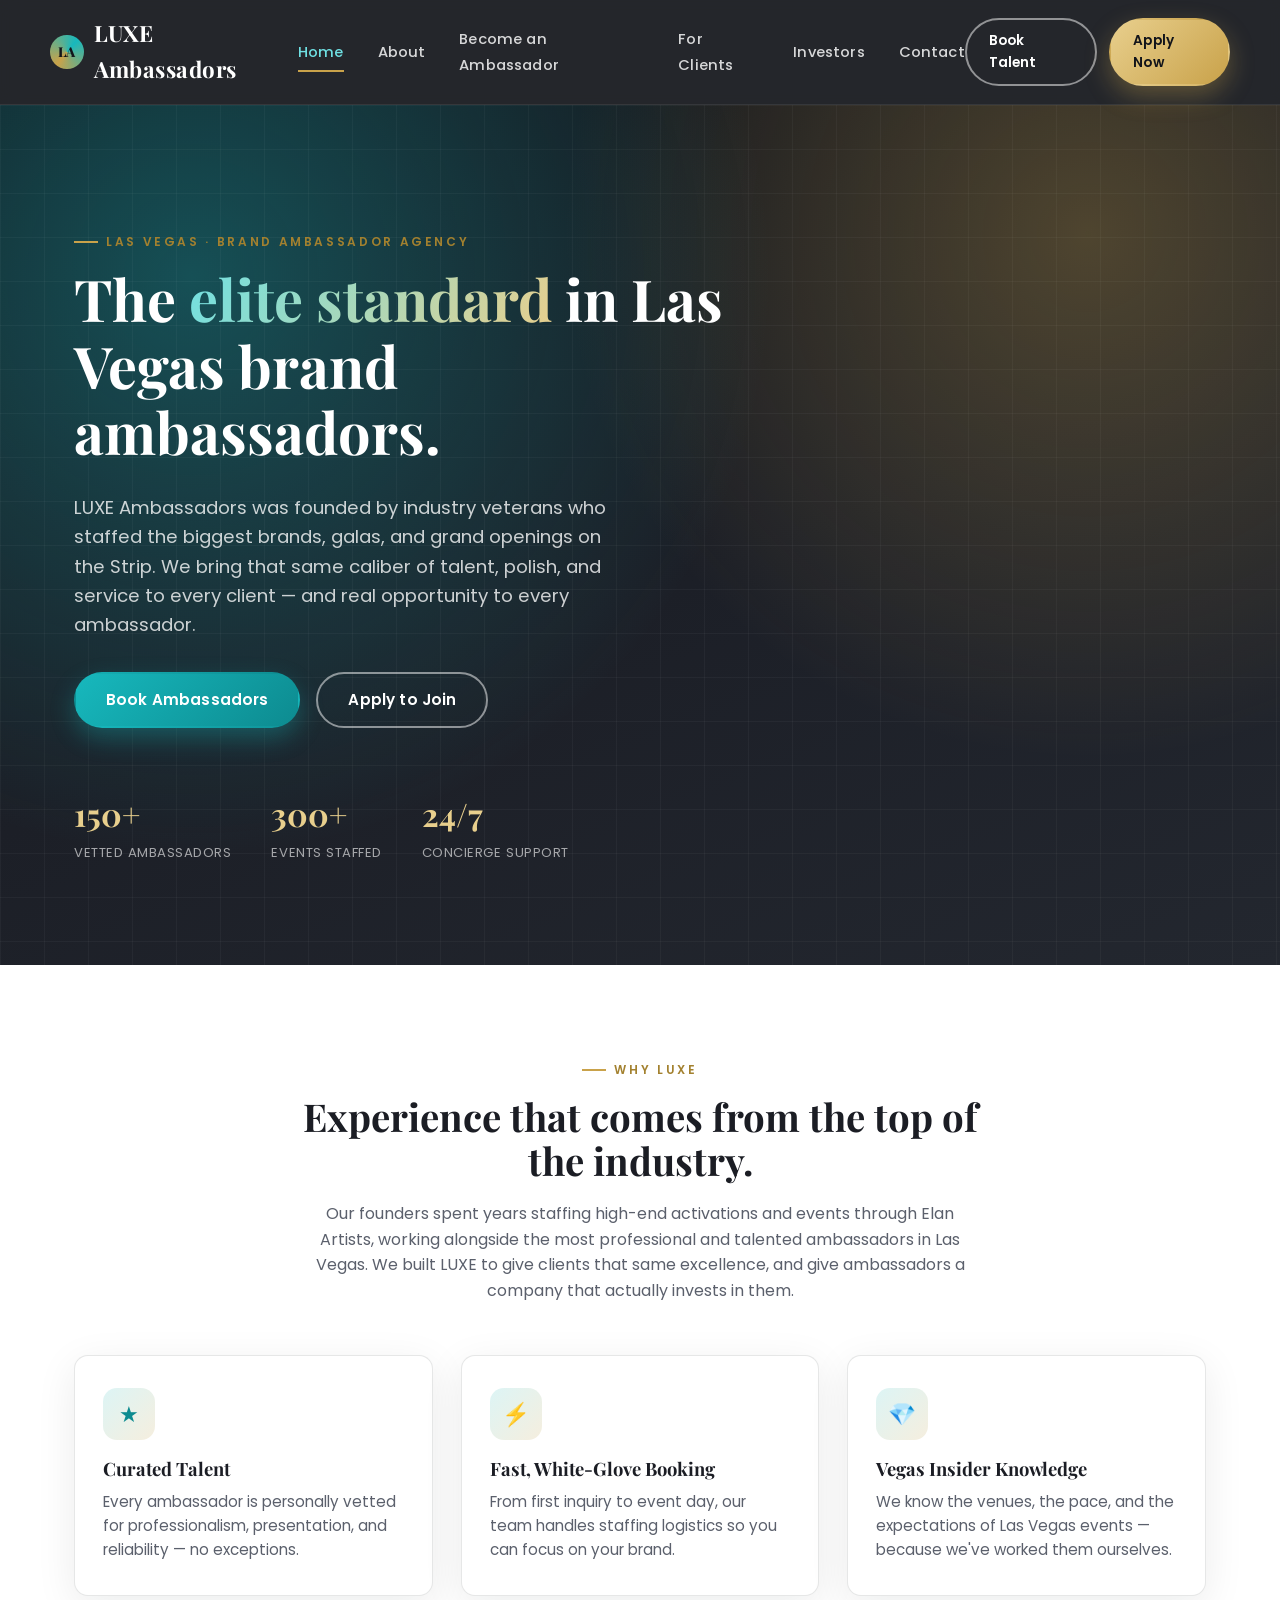
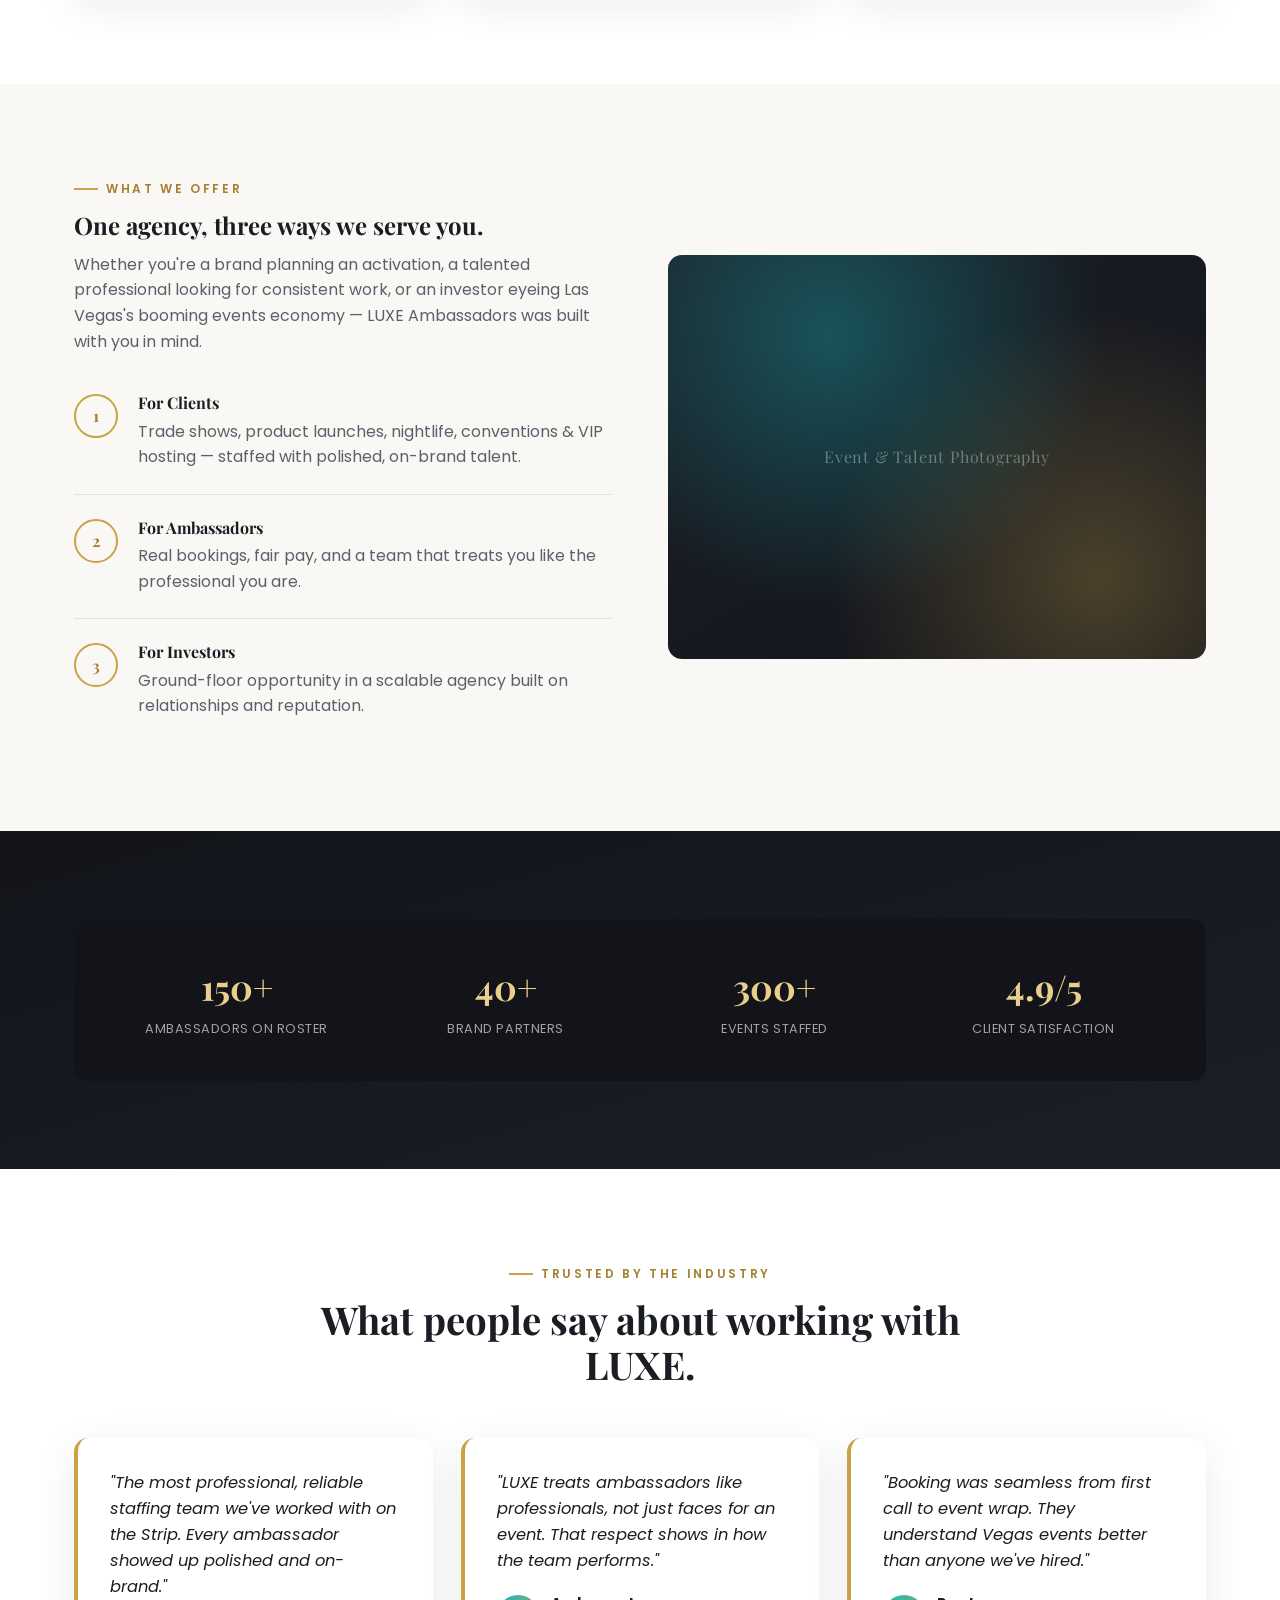
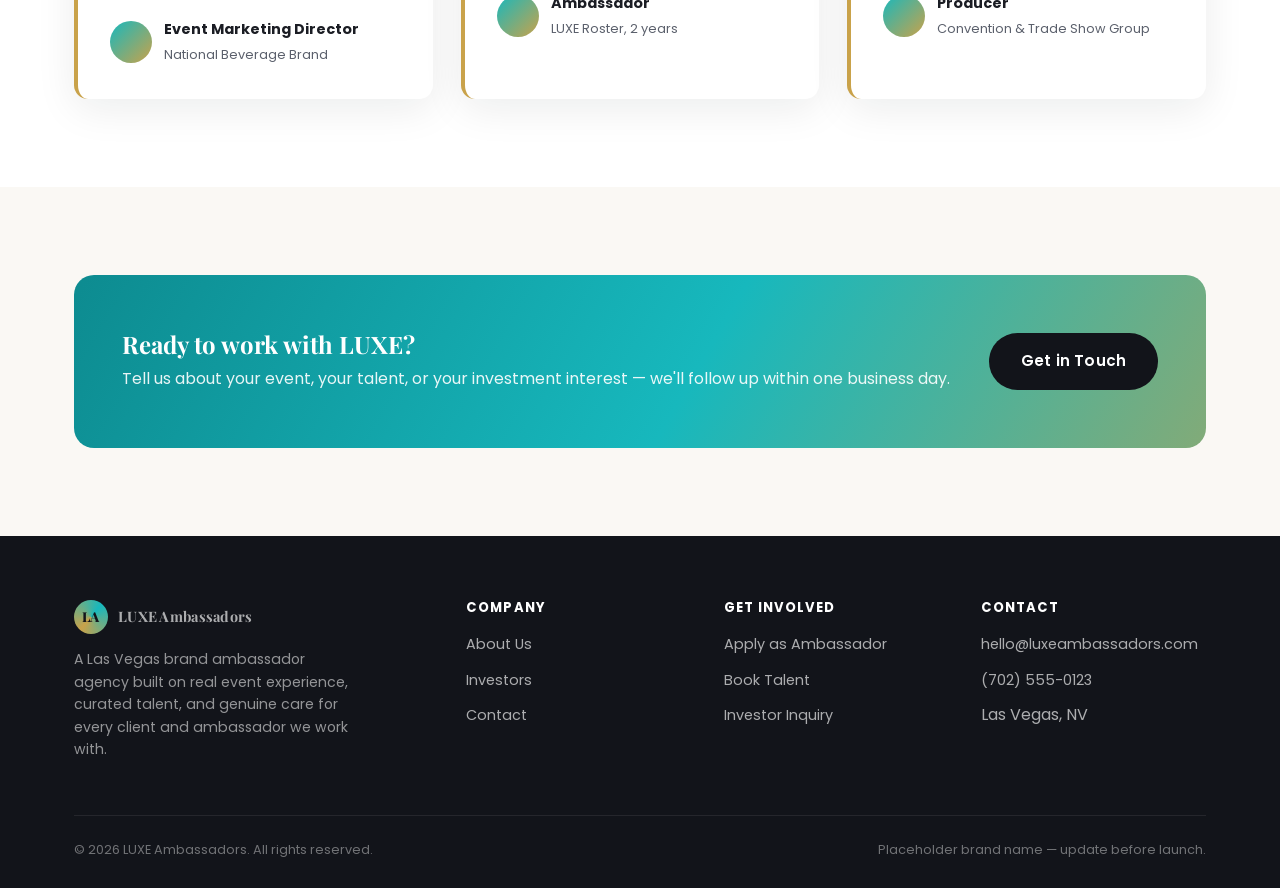
<file: index.html>
<!DOCTYPE html>
<html lang="en">
<head>
<meta charset="UTF-8" />
<meta name="viewport" content="width=device-width, initial-scale=1.0" />
<title>LUXE Ambassadors | Las Vegas Brand Ambassador Agency</title>
<meta name="description" content="LUXE Ambassadors connects Las Vegas's most polished, professional talent with premier brands, events, and venues. Explore ambassador opportunities, client services, and investment." />
<link rel="preconnect" href="https://fonts.googleapis.com">
<link rel="preconnect" href="https://fonts.gstatic.com" crossorigin>
<link href="https://fonts.googleapis.com/css2?family=Playfair+Display:wght@600;700;800&family=Poppins:wght@400;500;600;700&display=swap" rel="stylesheet">
<link rel="stylesheet" href="css/style.css" />
</head>
<body>

<header class="site-header">
  <div class="container nav">
    <a href="index.html" class="brand"><span class="mark">LA</span> LUXE Ambassadors</a>
    <nav>
      <ul class="nav-links">
        <li><a href="index.html">Home</a></li>
        <li><a href="about.html">About</a></li>
        <li><a href="ambassadors.html">Become an Ambassador</a></li>
        <li><a href="clients.html">For Clients</a></li>
        <li><a href="investors.html">Investors</a></li>
        <li><a href="contact.html">Contact</a></li>
      </ul>
    </nav>
    <div class="nav-cta">
      <a href="clients.html" class="btn btn-outline">Book Talent</a>
      <a href="ambassadors.html#apply" class="btn btn-gold">Apply Now</a>
      <button class="nav-toggle" aria-label="Toggle menu" aria-expanded="false">&#9776;</button>
    </div>
  </div>
</header>

<section class="hero">
  <div class="container">
    <div class="hero-inner">
      <div class="eyebrow">Las Vegas · Brand Ambassador Agency</div>
      <h1>The <em>elite standard</em> in Las Vegas brand ambassadors.</h1>
      <p class="lead">LUXE Ambassadors was founded by industry veterans who staffed the biggest brands, galas, and grand openings on the Strip. We bring that same caliber of talent, polish, and service to every client — and real opportunity to every ambassador.</p>
      <div class="hero-actions">
        <a href="clients.html" class="btn btn-primary">Book Ambassadors</a>
        <a href="ambassadors.html#apply" class="btn btn-outline">Apply to Join</a>
      </div>
      <div class="hero-stats">
        <div class="stat"><strong>150+</strong><span>Vetted Ambassadors</span></div>
        <div class="stat"><strong>300+</strong><span>Events Staffed</span></div>
        <div class="stat"><strong>24/7</strong><span>Concierge Support</span></div>
      </div>
    </div>
  </div>
</section>

<section class="section-alt">
  <div class="container">
    <div class="section-head">
      <div class="eyebrow" style="justify-content:center;">Why LUXE</div>
      <h2>Experience that comes from the top of the industry.</h2>
      <p>Our founders spent years staffing high-end activations and events through Elan Artists, working alongside the most professional and talented ambassadors in Las Vegas. We built LUXE to give clients that same excellence, and give ambassadors a company that actually invests in them.</p>
    </div>
    <div class="grid grid-3">
      <div class="card">
        <div class="icon-badge">&#9733;</div>
        <h3>Curated Talent</h3>
        <p>Every ambassador is personally vetted for professionalism, presentation, and reliability — no exceptions.</p>
      </div>
      <div class="card">
        <div class="icon-badge">&#9889;</div>
        <h3>Fast, White-Glove Booking</h3>
        <p>From first inquiry to event day, our team handles staffing logistics so you can focus on your brand.</p>
      </div>
      <div class="card">
        <div class="icon-badge">&#128142;</div>
        <h3>Vegas Insider Knowledge</h3>
        <p>We know the venues, the pace, and the expectations of Las Vegas events — because we've worked them ourselves.</p>
      </div>
    </div>
  </div>
</section>

<section>
  <div class="container">
    <div class="two-col">
      <div>
        <div class="eyebrow">What We Offer</div>
        <h2>One agency, three ways we serve you.</h2>
        <p>Whether you're a brand planning an activation, a talented professional looking for consistent work, or an investor eyeing Las Vegas's booming events economy — LUXE Ambassadors was built with you in mind.</p>
        <div class="steps" style="border:none;">
          <div class="step">
            <div class="num"></div>
            <div>
              <h4>For Clients</h4>
              <p>Trade shows, product launches, nightlife, conventions &amp; VIP hosting — staffed with polished, on-brand talent.</p>
            </div>
          </div>
          <div class="step">
            <div class="num"></div>
            <div>
              <h4>For Ambassadors</h4>
              <p>Real bookings, fair pay, and a team that treats you like the professional you are.</p>
            </div>
          </div>
          <div class="step">
            <div class="num"></div>
            <div>
              <h4>For Investors</h4>
              <p>Ground-floor opportunity in a scalable agency built on relationships and reputation.</p>
            </div>
          </div>
        </div>
      </div>
      <div class="image-frame"><span>Event &amp; Talent Photography</span></div>
    </div>
  </div>
</section>

<section class="section-dark">
  <div class="container">
    <div class="stat-strip">
      <div class="stat"><strong>150+</strong><span>Ambassadors on Roster</span></div>
      <div class="stat"><strong>40+</strong><span>Brand Partners</span></div>
      <div class="stat"><strong>300+</strong><span>Events Staffed</span></div>
      <div class="stat"><strong>4.9/5</strong><span>Client Satisfaction</span></div>
    </div>
  </div>
</section>

<section class="section-alt">
  <div class="container">
    <div class="section-head">
      <div class="eyebrow" style="justify-content:center;">Trusted By The Industry</div>
      <h2>What people say about working with LUXE.</h2>
    </div>
    <div class="grid grid-3">
      <div class="testimonial">
        <p>"The most professional, reliable staffing team we've worked with on the Strip. Every ambassador showed up polished and on-brand."</p>
        <div class="who">
          <div class="avatar"></div>
          <div><strong>Event Marketing Director</strong><span>National Beverage Brand</span></div>
        </div>
      </div>
      <div class="testimonial">
        <p>"LUXE treats ambassadors like professionals, not just faces for an event. That respect shows in how the team performs."</p>
        <div class="who">
          <div class="avatar"></div>
          <div><strong>Ambassador</strong><span>LUXE Roster, 2 years</span></div>
        </div>
      </div>
      <div class="testimonial">
        <p>"Booking was seamless from first call to event wrap. They understand Vegas events better than anyone we've hired."</p>
        <div class="who">
          <div class="avatar"></div>
          <div><strong>Producer</strong><span>Convention &amp; Trade Show Group</span></div>
        </div>
      </div>
    </div>
  </div>
</section>

<section>
  <div class="container">
    <div class="cta-banner">
      <div>
        <h2>Ready to work with LUXE?</h2>
        <p>Tell us about your event, your talent, or your investment interest — we'll follow up within one business day.</p>
      </div>
      <a href="contact.html" class="btn" style="background:var(--black); color:var(--white);">Get in Touch</a>
    </div>
  </div>
</section>

<footer class="site-footer">
  <div class="container">
    <div class="footer-grid">
      <div class="footer-brand">
        <a href="index.html" class="brand" style="margin-bottom:14px; display:inline-flex;"><span class="mark">LA</span> LUXE Ambassadors</a>
        <p>A Las Vegas brand ambassador agency built on real event experience, curated talent, and genuine care for every client and ambassador we work with.</p>
      </div>
      <div>
        <h4>Company</h4>
        <ul>
          <li><a href="about.html">About Us</a></li>
          <li><a href="investors.html">Investors</a></li>
          <li><a href="contact.html">Contact</a></li>
        </ul>
      </div>
      <div>
        <h4>Get Involved</h4>
        <ul>
          <li><a href="ambassadors.html#apply">Apply as Ambassador</a></li>
          <li><a href="clients.html#inquiry">Book Talent</a></li>
          <li><a href="investors.html#inquiry">Investor Inquiry</a></li>
        </ul>
      </div>
      <div>
        <h4>Contact</h4>
        <ul>
          <li><a href="mailto:hello@luxeambassadors.com">hello@luxeambassadors.com</a></li>
          <li><a href="tel:+17025550123">(702) 555-0123</a></li>
          <li>Las Vegas, NV</li>
        </ul>
      </div>
    </div>
    <div class="footer-bottom">
      <span>&copy; <span class="current-year"></span> LUXE Ambassadors. All rights reserved.</span>
      <span>Placeholder brand name &mdash; update before launch.</span>
    </div>
  </div>
</footer>

<script src="js/main.js"></script>
</body>
</html>
</file>
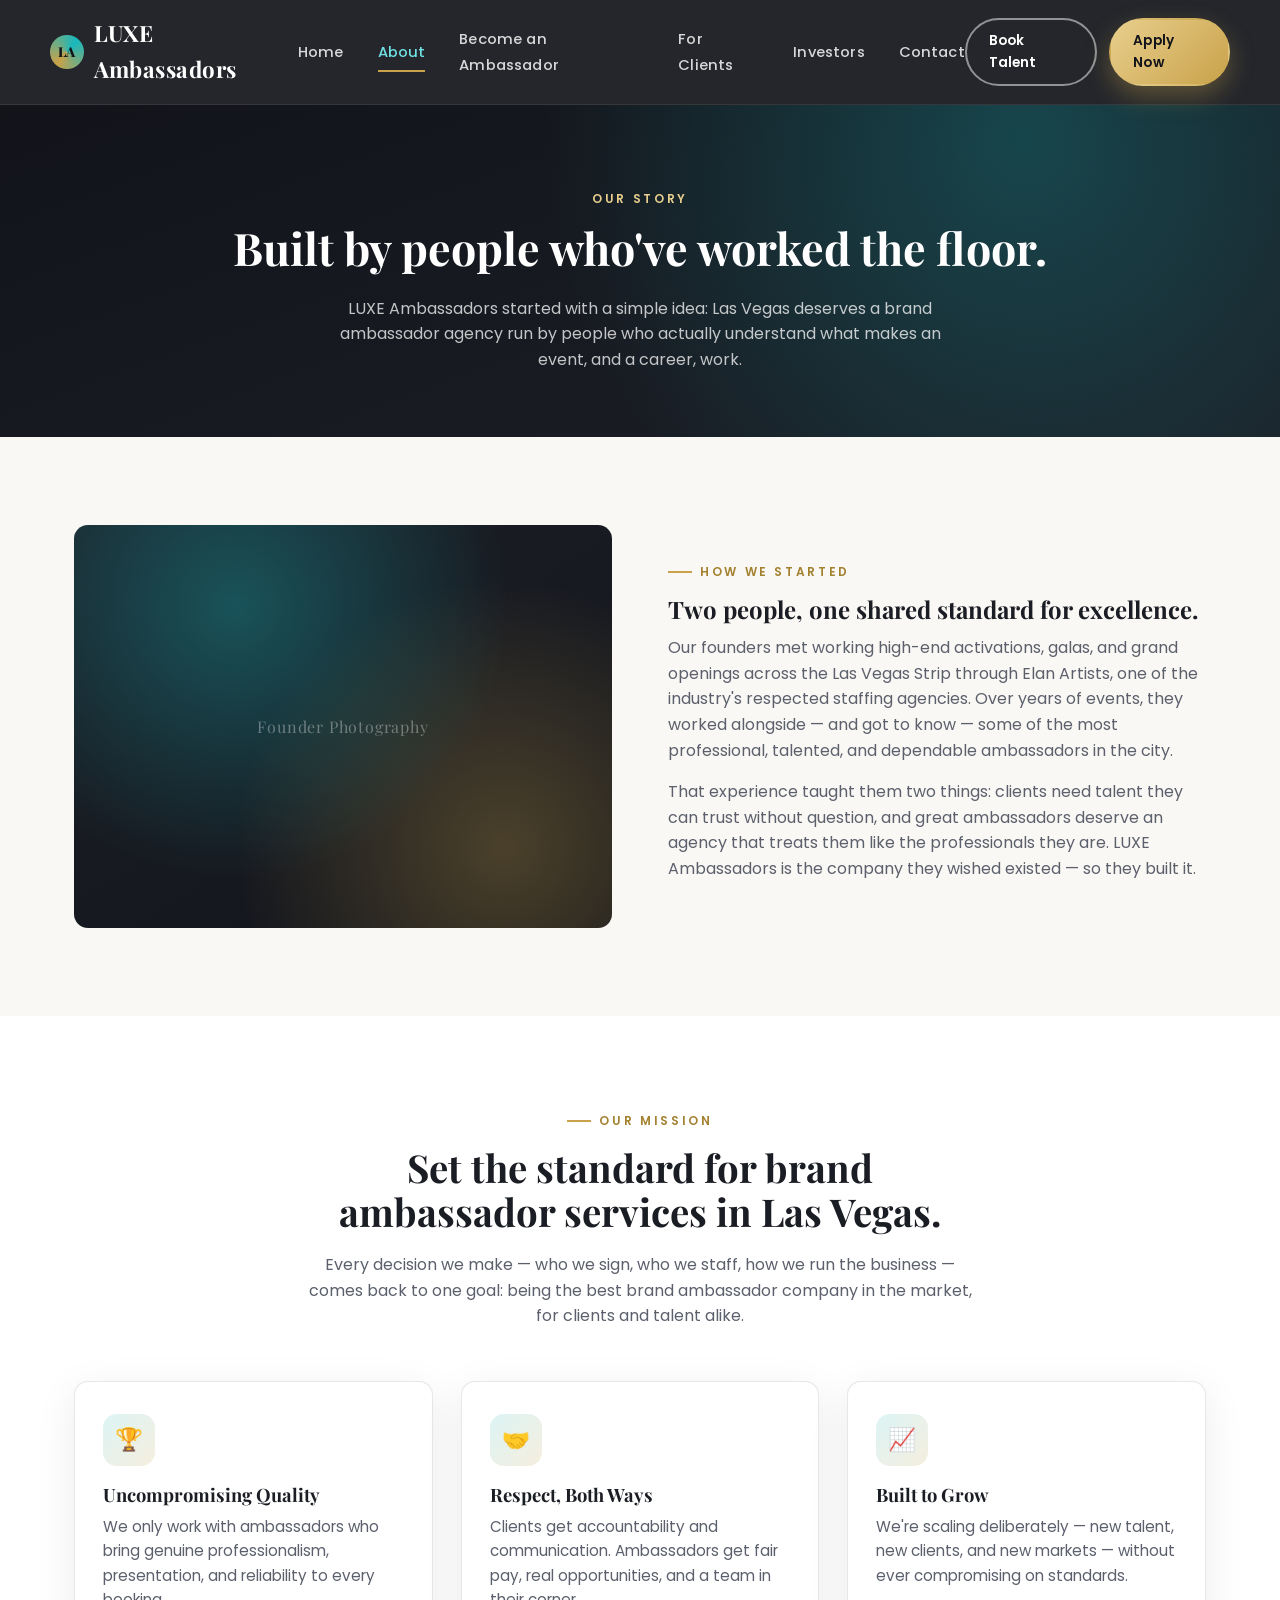
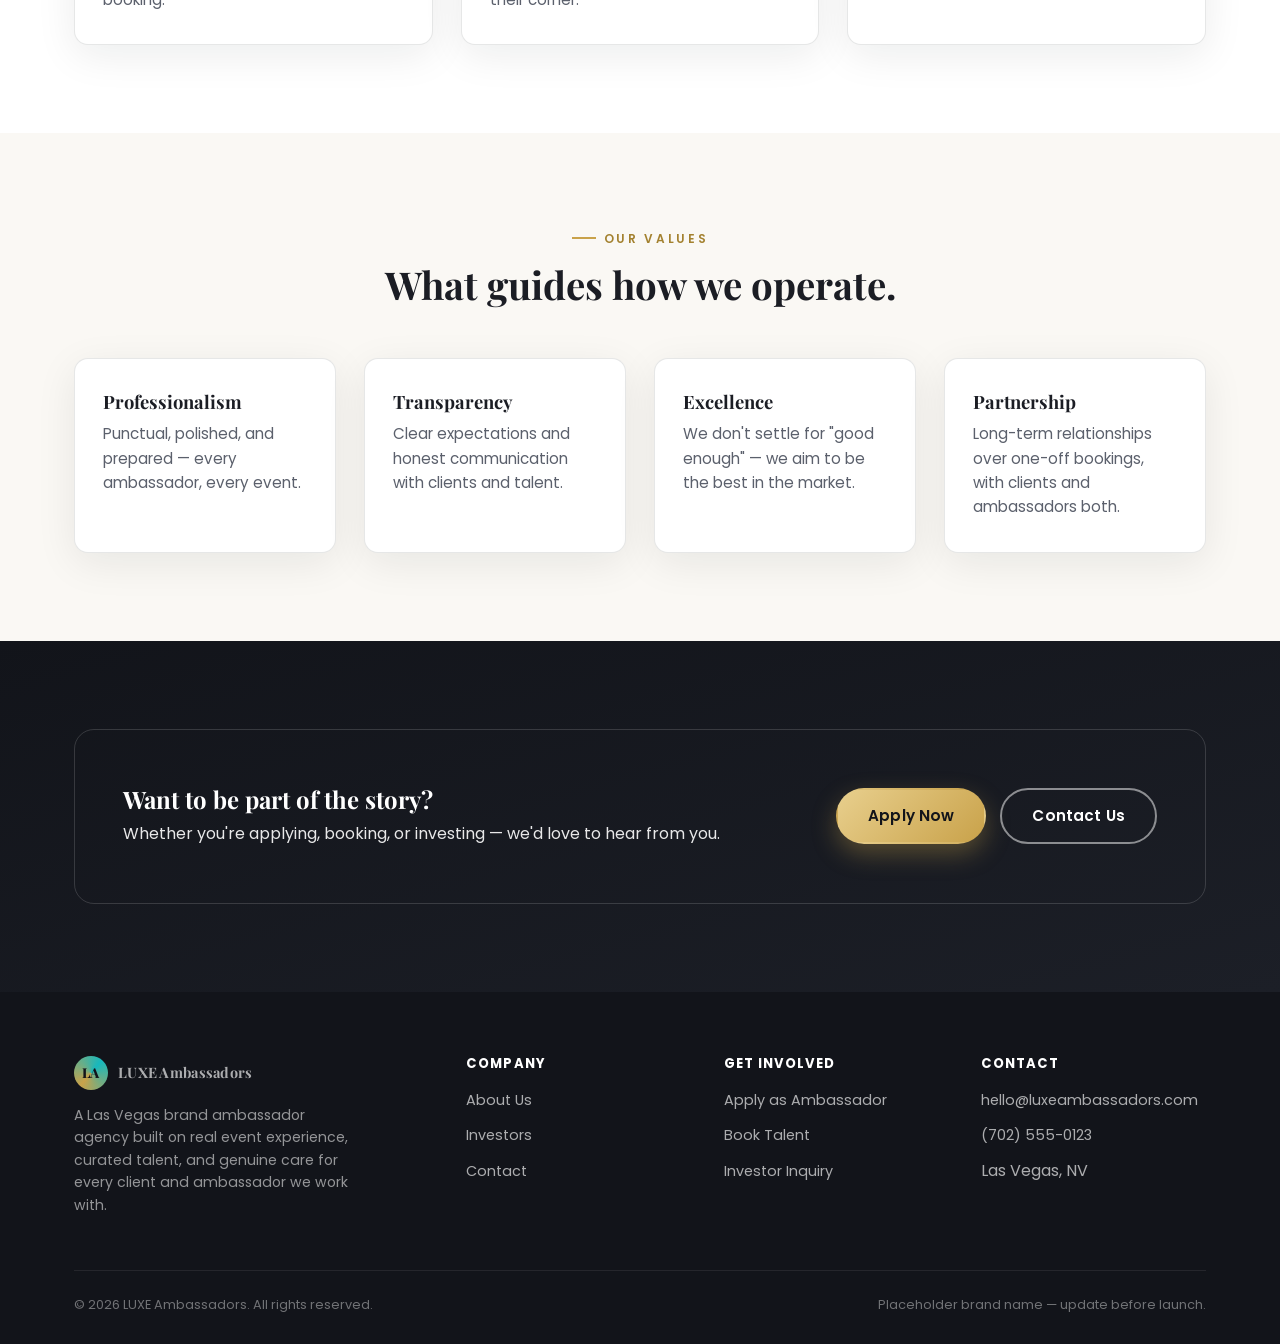
<file: about.html>
<!DOCTYPE html>
<html lang="en">
<head>
<meta charset="UTF-8" />
<meta name="viewport" content="width=device-width, initial-scale=1.0" />
<title>About Us | LUXE Ambassadors</title>
<meta name="description" content="Meet the founders of LUXE Ambassadors and learn the story behind Las Vegas's premier brand ambassador agency." />
<link rel="preconnect" href="https://fonts.googleapis.com">
<link rel="preconnect" href="https://fonts.gstatic.com" crossorigin>
<link href="https://fonts.googleapis.com/css2?family=Playfair+Display:wght@600;700;800&family=Poppins:wght@400;500;600;700&display=swap" rel="stylesheet">
<link rel="stylesheet" href="css/style.css" />
</head>
<body>

<header class="site-header">
  <div class="container nav">
    <a href="index.html" class="brand"><span class="mark">LA</span> LUXE Ambassadors</a>
    <nav>
      <ul class="nav-links">
        <li><a href="index.html">Home</a></li>
        <li><a href="about.html">About</a></li>
        <li><a href="ambassadors.html">Become an Ambassador</a></li>
        <li><a href="clients.html">For Clients</a></li>
        <li><a href="investors.html">Investors</a></li>
        <li><a href="contact.html">Contact</a></li>
      </ul>
    </nav>
    <div class="nav-cta">
      <a href="clients.html" class="btn btn-outline">Book Talent</a>
      <a href="ambassadors.html#apply" class="btn btn-gold">Apply Now</a>
      <button class="nav-toggle" aria-label="Toggle menu" aria-expanded="false">&#9776;</button>
    </div>
  </div>
</header>

<section class="page-hero">
  <div class="container">
    <div class="eyebrow">Our Story</div>
    <h1>Built by people who've worked the floor.</h1>
    <p>LUXE Ambassadors started with a simple idea: Las Vegas deserves a brand ambassador agency run by people who actually understand what makes an event, and a career, work.</p>
  </div>
</section>

<section>
  <div class="container">
    <div class="two-col">
      <div class="image-frame"><span>Founder Photography</span></div>
      <div>
        <div class="eyebrow">How We Started</div>
        <h2>Two people, one shared standard for excellence.</h2>
        <p>Our founders met working high-end activations, galas, and grand openings across the Las Vegas Strip through Elan Artists, one of the industry's respected staffing agencies. Over years of events, they worked alongside — and got to know — some of the most professional, talented, and dependable ambassadors in the city.</p>
        <p>That experience taught them two things: clients need talent they can trust without question, and great ambassadors deserve an agency that treats them like the professionals they are. LUXE Ambassadors is the company they wished existed — so they built it.</p>
      </div>
    </div>
  </div>
</section>

<section class="section-alt">
  <div class="container">
    <div class="section-head">
      <div class="eyebrow" style="justify-content:center;">Our Mission</div>
      <h2>Set the standard for brand ambassador services in Las Vegas.</h2>
      <p>Every decision we make — who we sign, who we staff, how we run the business — comes back to one goal: being the best brand ambassador company in the market, for clients and talent alike.</p>
    </div>
    <div class="grid grid-3">
      <div class="card">
        <div class="icon-badge">&#127942;</div>
        <h3>Uncompromising Quality</h3>
        <p>We only work with ambassadors who bring genuine professionalism, presentation, and reliability to every booking.</p>
      </div>
      <div class="card">
        <div class="icon-badge">&#129309;</div>
        <h3>Respect, Both Ways</h3>
        <p>Clients get accountability and communication. Ambassadors get fair pay, real opportunities, and a team in their corner.</p>
      </div>
      <div class="card">
        <div class="icon-badge">&#128200;</div>
        <h3>Built to Grow</h3>
        <p>We're scaling deliberately — new talent, new clients, and new markets — without ever compromising on standards.</p>
      </div>
    </div>
  </div>
</section>

<section>
  <div class="container">
    <div class="section-head">
      <div class="eyebrow" style="justify-content:center;">Our Values</div>
      <h2>What guides how we operate.</h2>
    </div>
    <div class="grid grid-4">
      <div class="card">
        <h3>Professionalism</h3>
        <p>Punctual, polished, and prepared — every ambassador, every event.</p>
      </div>
      <div class="card">
        <h3>Transparency</h3>
        <p>Clear expectations and honest communication with clients and talent.</p>
      </div>
      <div class="card">
        <h3>Excellence</h3>
        <p>We don't settle for "good enough" — we aim to be the best in the market.</p>
      </div>
      <div class="card">
        <h3>Partnership</h3>
        <p>Long-term relationships over one-off bookings, with clients and ambassadors both.</p>
      </div>
    </div>
  </div>
</section>

<section class="section-dark">
  <div class="container">
    <div class="cta-banner" style="background:transparent; border:1px solid rgba(255,255,255,0.15); padding:56px 48px;">
      <div>
        <h2 style="color:var(--white);">Want to be part of the story?</h2>
        <p>Whether you're applying, booking, or investing — we'd love to hear from you.</p>
      </div>
      <div style="display:flex; gap:14px; flex-wrap:wrap;">
        <a href="ambassadors.html#apply" class="btn btn-gold">Apply Now</a>
        <a href="contact.html" class="btn btn-outline">Contact Us</a>
      </div>
    </div>
  </div>
</section>

<footer class="site-footer">
  <div class="container">
    <div class="footer-grid">
      <div class="footer-brand">
        <a href="index.html" class="brand" style="margin-bottom:14px; display:inline-flex;"><span class="mark">LA</span> LUXE Ambassadors</a>
        <p>A Las Vegas brand ambassador agency built on real event experience, curated talent, and genuine care for every client and ambassador we work with.</p>
      </div>
      <div>
        <h4>Company</h4>
        <ul>
          <li><a href="about.html">About Us</a></li>
          <li><a href="investors.html">Investors</a></li>
          <li><a href="contact.html">Contact</a></li>
        </ul>
      </div>
      <div>
        <h4>Get Involved</h4>
        <ul>
          <li><a href="ambassadors.html#apply">Apply as Ambassador</a></li>
          <li><a href="clients.html#inquiry">Book Talent</a></li>
          <li><a href="investors.html#inquiry">Investor Inquiry</a></li>
        </ul>
      </div>
      <div>
        <h4>Contact</h4>
        <ul>
          <li><a href="mailto:hello@luxeambassadors.com">hello@luxeambassadors.com</a></li>
          <li><a href="tel:+17025550123">(702) 555-0123</a></li>
          <li>Las Vegas, NV</li>
        </ul>
      </div>
    </div>
    <div class="footer-bottom">
      <span>&copy; <span class="current-year"></span> LUXE Ambassadors. All rights reserved.</span>
      <span>Placeholder brand name &mdash; update before launch.</span>
    </div>
  </div>
</footer>

<script src="js/main.js"></script>
</body>
</html>
</file>
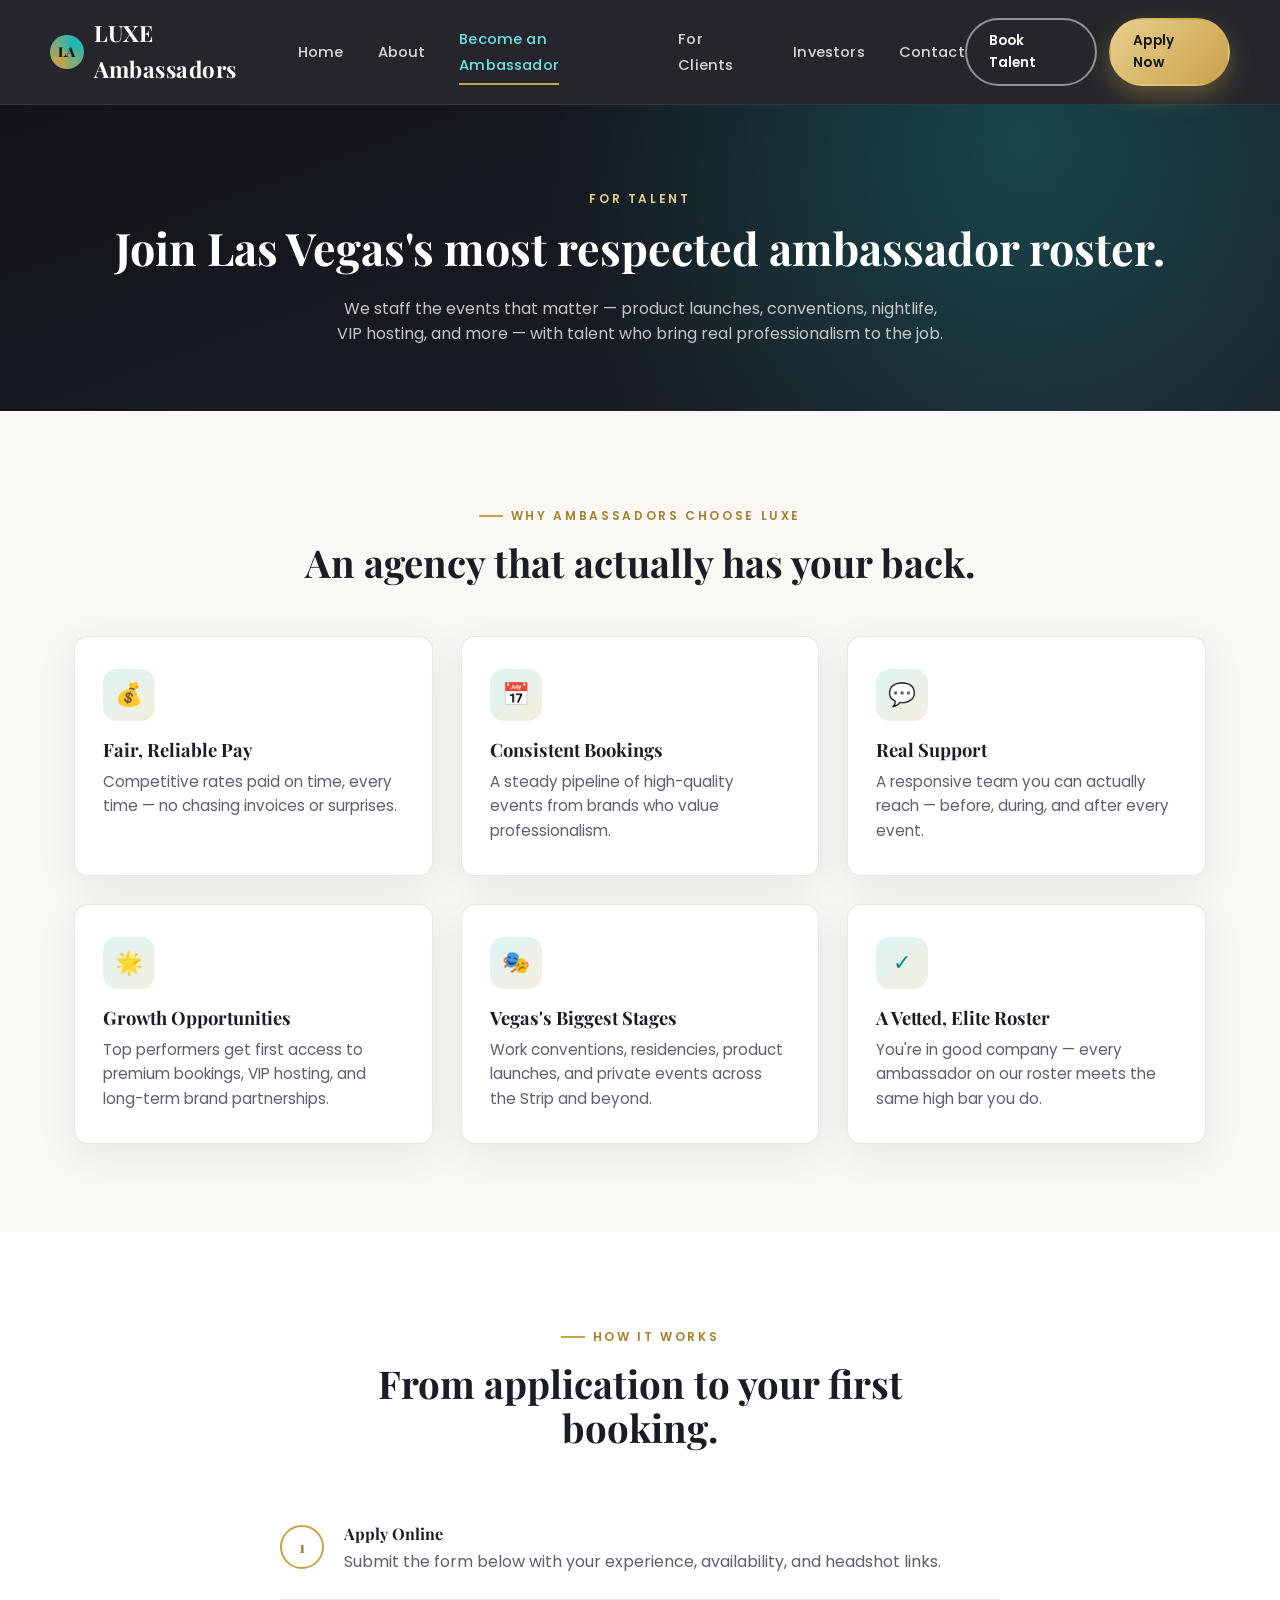
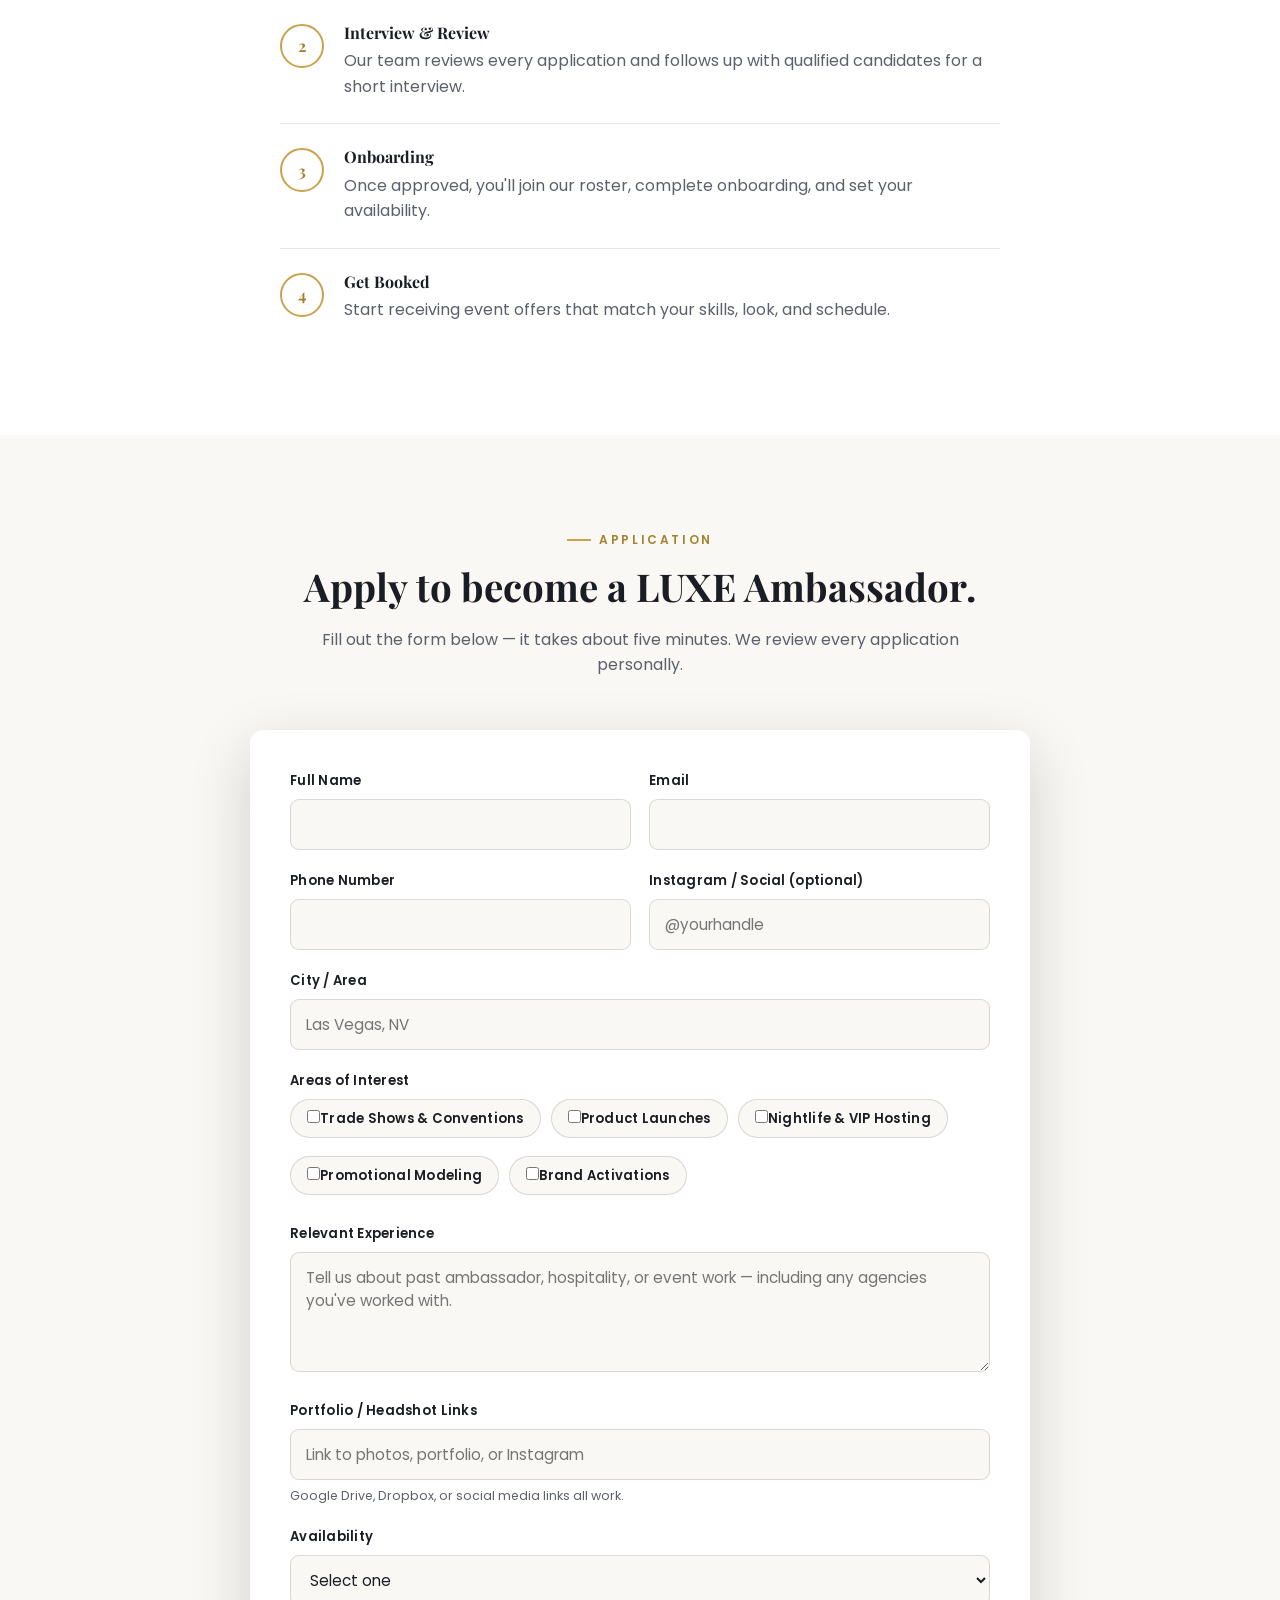
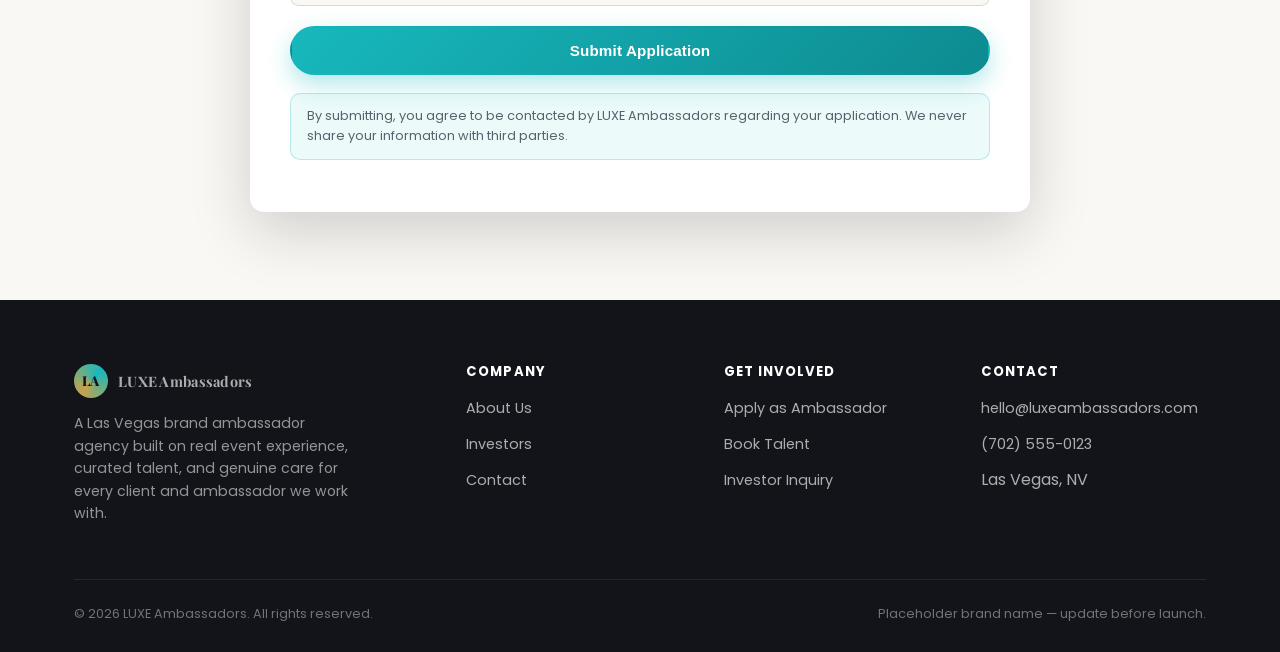
<file: ambassadors.html>
<!DOCTYPE html>
<html lang="en">
<head>
<meta charset="UTF-8" />
<meta name="viewport" content="width=device-width, initial-scale=1.0" />
<title>Become an Ambassador | LUXE Ambassadors</title>
<meta name="description" content="Apply to join LUXE Ambassadors, Las Vegas's premier brand ambassador roster. Real bookings, fair pay, and a team that treats you like a professional." />
<link rel="preconnect" href="https://fonts.googleapis.com">
<link rel="preconnect" href="https://fonts.gstatic.com" crossorigin>
<link href="https://fonts.googleapis.com/css2?family=Playfair+Display:wght@600;700;800&family=Poppins:wght@400;500;600;700&display=swap" rel="stylesheet">
<link rel="stylesheet" href="css/style.css" />
</head>
<body>

<header class="site-header">
  <div class="container nav">
    <a href="index.html" class="brand"><span class="mark">LA</span> LUXE Ambassadors</a>
    <nav>
      <ul class="nav-links">
        <li><a href="index.html">Home</a></li>
        <li><a href="about.html">About</a></li>
        <li><a href="ambassadors.html">Become an Ambassador</a></li>
        <li><a href="clients.html">For Clients</a></li>
        <li><a href="investors.html">Investors</a></li>
        <li><a href="contact.html">Contact</a></li>
      </ul>
    </nav>
    <div class="nav-cta">
      <a href="clients.html" class="btn btn-outline">Book Talent</a>
      <a href="ambassadors.html#apply" class="btn btn-gold">Apply Now</a>
      <button class="nav-toggle" aria-label="Toggle menu" aria-expanded="false">&#9776;</button>
    </div>
  </div>
</header>

<section class="page-hero">
  <div class="container">
    <div class="eyebrow">For Talent</div>
    <h1>Join Las Vegas's most respected ambassador roster.</h1>
    <p>We staff the events that matter — product launches, conventions, nightlife, VIP hosting, and more — with talent who bring real professionalism to the job.</p>
  </div>
</section>

<section>
  <div class="container">
    <div class="section-head">
      <div class="eyebrow" style="justify-content:center;">Why Ambassadors Choose LUXE</div>
      <h2>An agency that actually has your back.</h2>
    </div>
    <div class="grid grid-3">
      <div class="card">
        <div class="icon-badge">&#128176;</div>
        <h3>Fair, Reliable Pay</h3>
        <p>Competitive rates paid on time, every time — no chasing invoices or surprises.</p>
      </div>
      <div class="card">
        <div class="icon-badge">&#128197;</div>
        <h3>Consistent Bookings</h3>
        <p>A steady pipeline of high-quality events from brands who value professionalism.</p>
      </div>
      <div class="card">
        <div class="icon-badge">&#128172;</div>
        <h3>Real Support</h3>
        <p>A responsive team you can actually reach — before, during, and after every event.</p>
      </div>
      <div class="card">
        <div class="icon-badge">&#127775;</div>
        <h3>Growth Opportunities</h3>
        <p>Top performers get first access to premium bookings, VIP hosting, and long-term brand partnerships.</p>
      </div>
      <div class="card">
        <div class="icon-badge">&#127917;</div>
        <h3>Vegas's Biggest Stages</h3>
        <p>Work conventions, residencies, product launches, and private events across the Strip and beyond.</p>
      </div>
      <div class="card">
        <div class="icon-badge">&#10003;</div>
        <h3>A Vetted, Elite Roster</h3>
        <p>You're in good company — every ambassador on our roster meets the same high bar you do.</p>
      </div>
    </div>
  </div>
</section>

<section class="section-alt">
  <div class="container">
    <div class="section-head">
      <div class="eyebrow" style="justify-content:center;">How It Works</div>
      <h2>From application to your first booking.</h2>
    </div>
    <div class="steps" style="max-width:720px; margin:0 auto;">
      <div class="step">
        <div class="num"></div>
        <div><h4>Apply Online</h4><p>Submit the form below with your experience, availability, and headshot links.</p></div>
      </div>
      <div class="step">
        <div class="num"></div>
        <div><h4>Interview &amp; Review</h4><p>Our team reviews every application and follows up with qualified candidates for a short interview.</p></div>
      </div>
      <div class="step">
        <div class="num"></div>
        <div><h4>Onboarding</h4><p>Once approved, you'll join our roster, complete onboarding, and set your availability.</p></div>
      </div>
      <div class="step">
        <div class="num"></div>
        <div><h4>Get Booked</h4><p>Start receiving event offers that match your skills, look, and schedule.</p></div>
      </div>
    </div>
  </div>
</section>

<section id="apply">
  <div class="container">
    <div class="section-head">
      <div class="eyebrow" style="justify-content:center;">Application</div>
      <h2>Apply to become a LUXE Ambassador.</h2>
      <p>Fill out the form below — it takes about five minutes. We review every application personally.</p>
    </div>

    <div class="form-panel" style="max-width:780px; margin:0 auto;">
      <form action="https://formspree.io/f/mqpkqqjj" method="POST" data-ajax-form>
        <input type="hidden" name="form_type" value="Ambassador Application" />

        <div class="form-row">
          <div class="field">
            <label for="amb-name">Full Name</label>
            <input type="text" id="amb-name" name="name" required />
          </div>
          <div class="field">
            <label for="amb-email">Email</label>
            <input type="email" id="amb-email" name="email" required />
          </div>
        </div>

        <div class="form-row">
          <div class="field">
            <label for="amb-phone">Phone Number</label>
            <input type="tel" id="amb-phone" name="phone" required />
          </div>
          <div class="field">
            <label for="amb-instagram">Instagram / Social (optional)</label>
            <input type="text" id="amb-instagram" name="social" placeholder="@yourhandle" />
          </div>
        </div>

        <div class="field">
          <label for="amb-city">City / Area</label>
          <input type="text" id="amb-city" name="city" placeholder="Las Vegas, NV" required />
        </div>

        <div class="field">
          <label>Areas of Interest</label>
          <div class="checkbox-group">
            <label class="checkbox-pill"><input type="checkbox" name="interests" value="Trade Shows & Conventions" />Trade Shows &amp; Conventions</label>
            <label class="checkbox-pill"><input type="checkbox" name="interests" value="Product Launches" />Product Launches</label>
            <label class="checkbox-pill"><input type="checkbox" name="interests" value="Nightlife & VIP Hosting" />Nightlife &amp; VIP Hosting</label>
            <label class="checkbox-pill"><input type="checkbox" name="interests" value="Promotional Modeling" />Promotional Modeling</label>
            <label class="checkbox-pill"><input type="checkbox" name="interests" value="Brand Activations" />Brand Activations</label>
          </div>
        </div>

        <div class="field">
          <label for="amb-experience">Relevant Experience</label>
          <textarea id="amb-experience" name="experience" placeholder="Tell us about past ambassador, hospitality, or event work — including any agencies you've worked with." required></textarea>
        </div>

        <div class="field">
          <label for="amb-portfolio">Portfolio / Headshot Links</label>
          <input type="url" id="amb-portfolio" name="portfolio" placeholder="Link to photos, portfolio, or Instagram" />
          <p class="hint">Google Drive, Dropbox, or social media links all work.</p>
        </div>

        <div class="field">
          <label for="amb-availability">Availability</label>
          <select id="amb-availability" name="availability" required>
            <option value="">Select one</option>
            <option>Weekdays</option>
            <option>Weekends</option>
            <option>Evenings</option>
            <option>Fully Flexible</option>
          </select>
        </div>

        <button type="submit" class="btn btn-primary btn-block">Submit Application</button>
        <p class="form-note">By submitting, you agree to be contacted by LUXE Ambassadors regarding your application. We never share your information with third parties.</p>
        <div class="form-status" role="status"></div>
      </form>
    </div>
  </div>
</section>

<footer class="site-footer">
  <div class="container">
    <div class="footer-grid">
      <div class="footer-brand">
        <a href="index.html" class="brand" style="margin-bottom:14px; display:inline-flex;"><span class="mark">LA</span> LUXE Ambassadors</a>
        <p>A Las Vegas brand ambassador agency built on real event experience, curated talent, and genuine care for every client and ambassador we work with.</p>
      </div>
      <div>
        <h4>Company</h4>
        <ul>
          <li><a href="about.html">About Us</a></li>
          <li><a href="investors.html">Investors</a></li>
          <li><a href="contact.html">Contact</a></li>
        </ul>
      </div>
      <div>
        <h4>Get Involved</h4>
        <ul>
          <li><a href="ambassadors.html#apply">Apply as Ambassador</a></li>
          <li><a href="clients.html#inquiry">Book Talent</a></li>
          <li><a href="investors.html#inquiry">Investor Inquiry</a></li>
        </ul>
      </div>
      <div>
        <h4>Contact</h4>
        <ul>
          <li><a href="mailto:hello@luxeambassadors.com">hello@luxeambassadors.com</a></li>
          <li><a href="tel:+17025550123">(702) 555-0123</a></li>
          <li>Las Vegas, NV</li>
        </ul>
      </div>
    </div>
    <div class="footer-bottom">
      <span>&copy; <span class="current-year"></span> LUXE Ambassadors. All rights reserved.</span>
      <span>Placeholder brand name &mdash; update before launch.</span>
    </div>
  </div>
</footer>

<script src="js/main.js"></script>
</body>
</html>
</file>
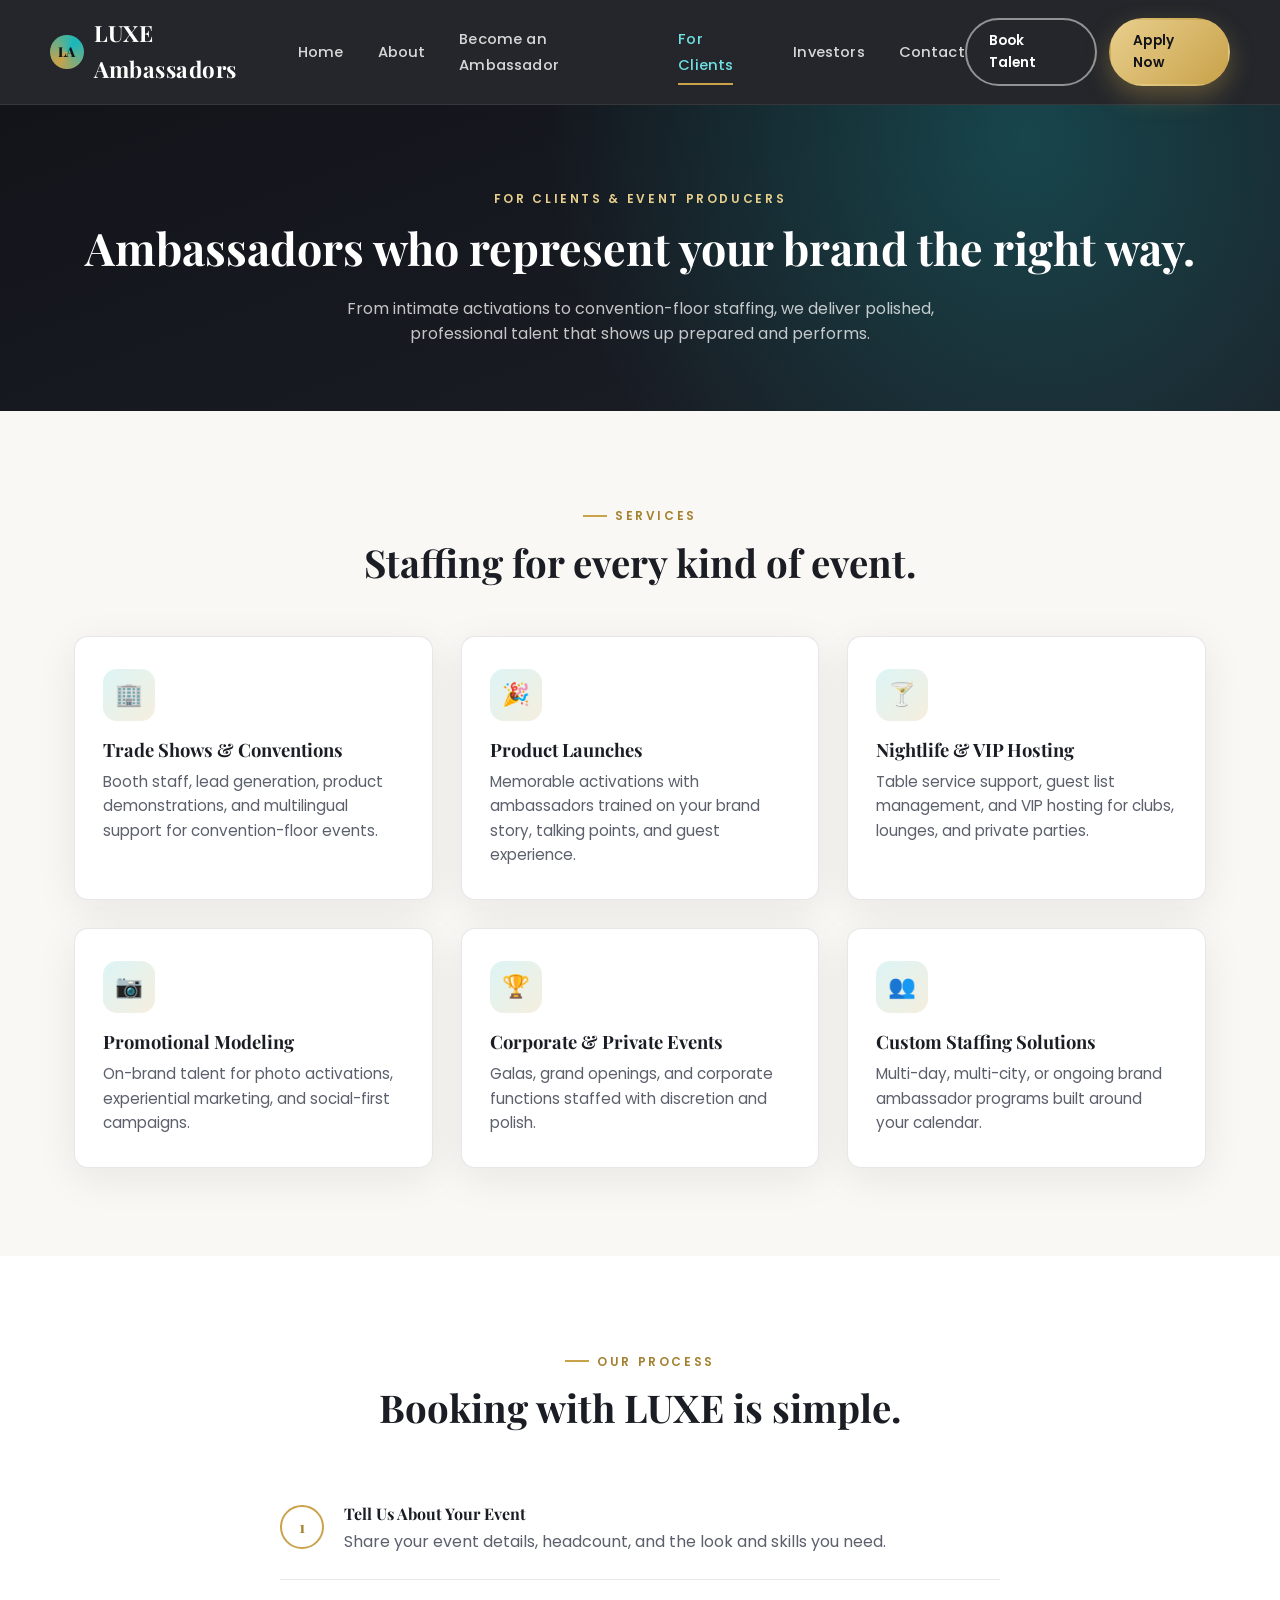
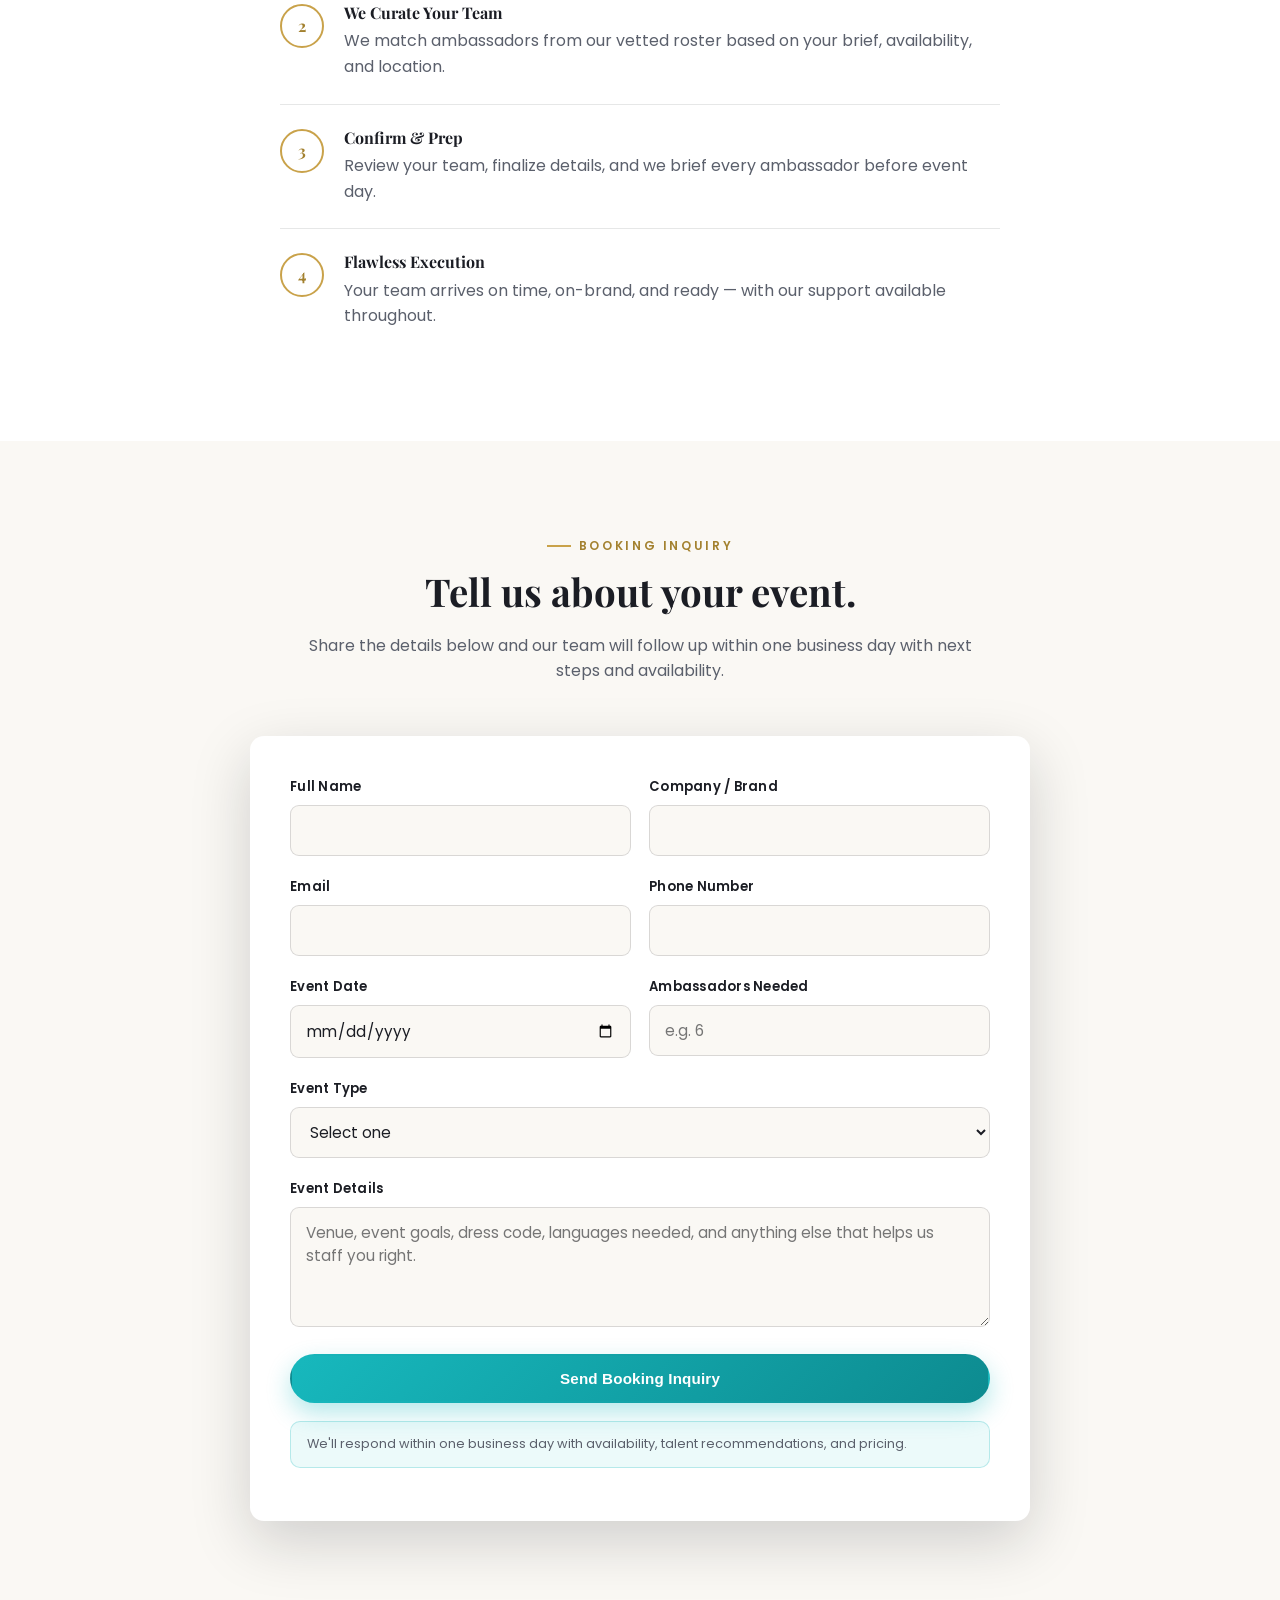
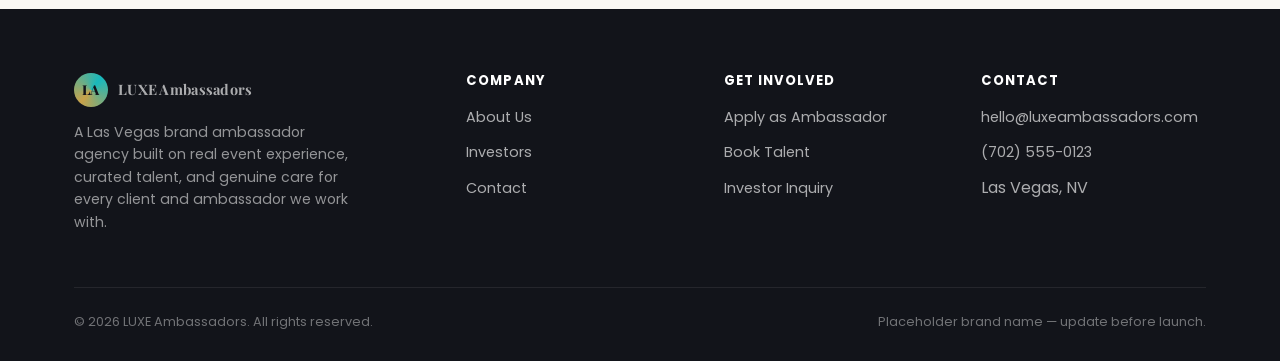
<file: clients.html>
<!DOCTYPE html>
<html lang="en">
<head>
<meta charset="UTF-8" />
<meta name="viewport" content="width=device-width, initial-scale=1.0" />
<title>For Clients | LUXE Ambassadors</title>
<meta name="description" content="Book professional, on-brand ambassadors for your next Las Vegas event. Trade shows, product launches, nightlife, VIP hosting, and more." />
<link rel="preconnect" href="https://fonts.googleapis.com">
<link rel="preconnect" href="https://fonts.gstatic.com" crossorigin>
<link href="https://fonts.googleapis.com/css2?family=Playfair+Display:wght@600;700;800&family=Poppins:wght@400;500;600;700&display=swap" rel="stylesheet">
<link rel="stylesheet" href="css/style.css" />
</head>
<body>

<header class="site-header">
  <div class="container nav">
    <a href="index.html" class="brand"><span class="mark">LA</span> LUXE Ambassadors</a>
    <nav>
      <ul class="nav-links">
        <li><a href="index.html">Home</a></li>
        <li><a href="about.html">About</a></li>
        <li><a href="ambassadors.html">Become an Ambassador</a></li>
        <li><a href="clients.html">For Clients</a></li>
        <li><a href="investors.html">Investors</a></li>
        <li><a href="contact.html">Contact</a></li>
      </ul>
    </nav>
    <div class="nav-cta">
      <a href="clients.html" class="btn btn-outline">Book Talent</a>
      <a href="ambassadors.html#apply" class="btn btn-gold">Apply Now</a>
      <button class="nav-toggle" aria-label="Toggle menu" aria-expanded="false">&#9776;</button>
    </div>
  </div>
</header>

<section class="page-hero">
  <div class="container">
    <div class="eyebrow">For Clients &amp; Event Producers</div>
    <h1>Ambassadors who represent your brand the right way.</h1>
    <p>From intimate activations to convention-floor staffing, we deliver polished, professional talent that shows up prepared and performs.</p>
  </div>
</section>

<section>
  <div class="container">
    <div class="section-head">
      <div class="eyebrow" style="justify-content:center;">Services</div>
      <h2>Staffing for every kind of event.</h2>
    </div>
    <div class="grid grid-3">
      <div class="card">
        <div class="icon-badge">&#127970;</div>
        <h3>Trade Shows &amp; Conventions</h3>
        <p>Booth staff, lead generation, product demonstrations, and multilingual support for convention-floor events.</p>
      </div>
      <div class="card">
        <div class="icon-badge">&#127881;</div>
        <h3>Product Launches</h3>
        <p>Memorable activations with ambassadors trained on your brand story, talking points, and guest experience.</p>
      </div>
      <div class="card">
        <div class="icon-badge">&#127864;</div>
        <h3>Nightlife &amp; VIP Hosting</h3>
        <p>Table service support, guest list management, and VIP hosting for clubs, lounges, and private parties.</p>
      </div>
      <div class="card">
        <div class="icon-badge">&#128247;</div>
        <h3>Promotional Modeling</h3>
        <p>On-brand talent for photo activations, experiential marketing, and social-first campaigns.</p>
      </div>
      <div class="card">
        <div class="icon-badge">&#127942;</div>
        <h3>Corporate &amp; Private Events</h3>
        <p>Galas, grand openings, and corporate functions staffed with discretion and polish.</p>
      </div>
      <div class="card">
        <div class="icon-badge">&#128101;</div>
        <h3>Custom Staffing Solutions</h3>
        <p>Multi-day, multi-city, or ongoing brand ambassador programs built around your calendar.</p>
      </div>
    </div>
  </div>
</section>

<section class="section-alt">
  <div class="container">
    <div class="section-head">
      <div class="eyebrow" style="justify-content:center;">Our Process</div>
      <h2>Booking with LUXE is simple.</h2>
    </div>
    <div class="steps" style="max-width:720px; margin:0 auto;">
      <div class="step">
        <div class="num"></div>
        <div><h4>Tell Us About Your Event</h4><p>Share your event details, headcount, and the look and skills you need.</p></div>
      </div>
      <div class="step">
        <div class="num"></div>
        <div><h4>We Curate Your Team</h4><p>We match ambassadors from our vetted roster based on your brief, availability, and location.</p></div>
      </div>
      <div class="step">
        <div class="num"></div>
        <div><h4>Confirm &amp; Prep</h4><p>Review your team, finalize details, and we brief every ambassador before event day.</p></div>
      </div>
      <div class="step">
        <div class="num"></div>
        <div><h4>Flawless Execution</h4><p>Your team arrives on time, on-brand, and ready — with our support available throughout.</p></div>
      </div>
    </div>
  </div>
</section>

<section id="inquiry">
  <div class="container">
    <div class="section-head">
      <div class="eyebrow" style="justify-content:center;">Booking Inquiry</div>
      <h2>Tell us about your event.</h2>
      <p>Share the details below and our team will follow up within one business day with next steps and availability.</p>
    </div>

    <div class="form-panel" style="max-width:780px; margin:0 auto;">
      <form action="https://formspree.io/f/mqpkqqjj" method="POST" data-ajax-form>
        <input type="hidden" name="form_type" value="Client Booking Inquiry" />

        <div class="form-row">
          <div class="field">
            <label for="cl-name">Full Name</label>
            <input type="text" id="cl-name" name="name" required />
          </div>
          <div class="field">
            <label for="cl-company">Company / Brand</label>
            <input type="text" id="cl-company" name="company" />
          </div>
        </div>

        <div class="form-row">
          <div class="field">
            <label for="cl-email">Email</label>
            <input type="email" id="cl-email" name="email" required />
          </div>
          <div class="field">
            <label for="cl-phone">Phone Number</label>
            <input type="tel" id="cl-phone" name="phone" required />
          </div>
        </div>

        <div class="form-row">
          <div class="field">
            <label for="cl-date">Event Date</label>
            <input type="date" id="cl-date" name="event_date" />
          </div>
          <div class="field">
            <label for="cl-headcount">Ambassadors Needed</label>
            <input type="number" id="cl-headcount" name="headcount" min="1" placeholder="e.g. 6" />
          </div>
        </div>

        <div class="field">
          <label for="cl-type">Event Type</label>
          <select id="cl-type" name="event_type">
            <option value="">Select one</option>
            <option>Trade Show / Convention</option>
            <option>Product Launch</option>
            <option>Nightlife / VIP Hosting</option>
            <option>Promotional Modeling</option>
            <option>Corporate / Private Event</option>
            <option>Other</option>
          </select>
        </div>

        <div class="field">
          <label for="cl-details">Event Details</label>
          <textarea id="cl-details" name="details" placeholder="Venue, event goals, dress code, languages needed, and anything else that helps us staff you right." required></textarea>
        </div>

        <button type="submit" class="btn btn-primary btn-block">Send Booking Inquiry</button>
        <p class="form-note">We'll respond within one business day with availability, talent recommendations, and pricing.</p>
        <div class="form-status" role="status"></div>
      </form>
    </div>
  </div>
</section>

<footer class="site-footer">
  <div class="container">
    <div class="footer-grid">
      <div class="footer-brand">
        <a href="index.html" class="brand" style="margin-bottom:14px; display:inline-flex;"><span class="mark">LA</span> LUXE Ambassadors</a>
        <p>A Las Vegas brand ambassador agency built on real event experience, curated talent, and genuine care for every client and ambassador we work with.</p>
      </div>
      <div>
        <h4>Company</h4>
        <ul>
          <li><a href="about.html">About Us</a></li>
          <li><a href="investors.html">Investors</a></li>
          <li><a href="contact.html">Contact</a></li>
        </ul>
      </div>
      <div>
        <h4>Get Involved</h4>
        <ul>
          <li><a href="ambassadors.html#apply">Apply as Ambassador</a></li>
          <li><a href="clients.html#inquiry">Book Talent</a></li>
          <li><a href="investors.html#inquiry">Investor Inquiry</a></li>
        </ul>
      </div>
      <div>
        <h4>Contact</h4>
        <ul>
          <li><a href="mailto:hello@luxeambassadors.com">hello@luxeambassadors.com</a></li>
          <li><a href="tel:+17025550123">(702) 555-0123</a></li>
          <li>Las Vegas, NV</li>
        </ul>
      </div>
    </div>
    <div class="footer-bottom">
      <span>&copy; <span class="current-year"></span> LUXE Ambassadors. All rights reserved.</span>
      <span>Placeholder brand name &mdash; update before launch.</span>
    </div>
  </div>
</footer>

<script src="js/main.js"></script>
</body>
</html>
</file>
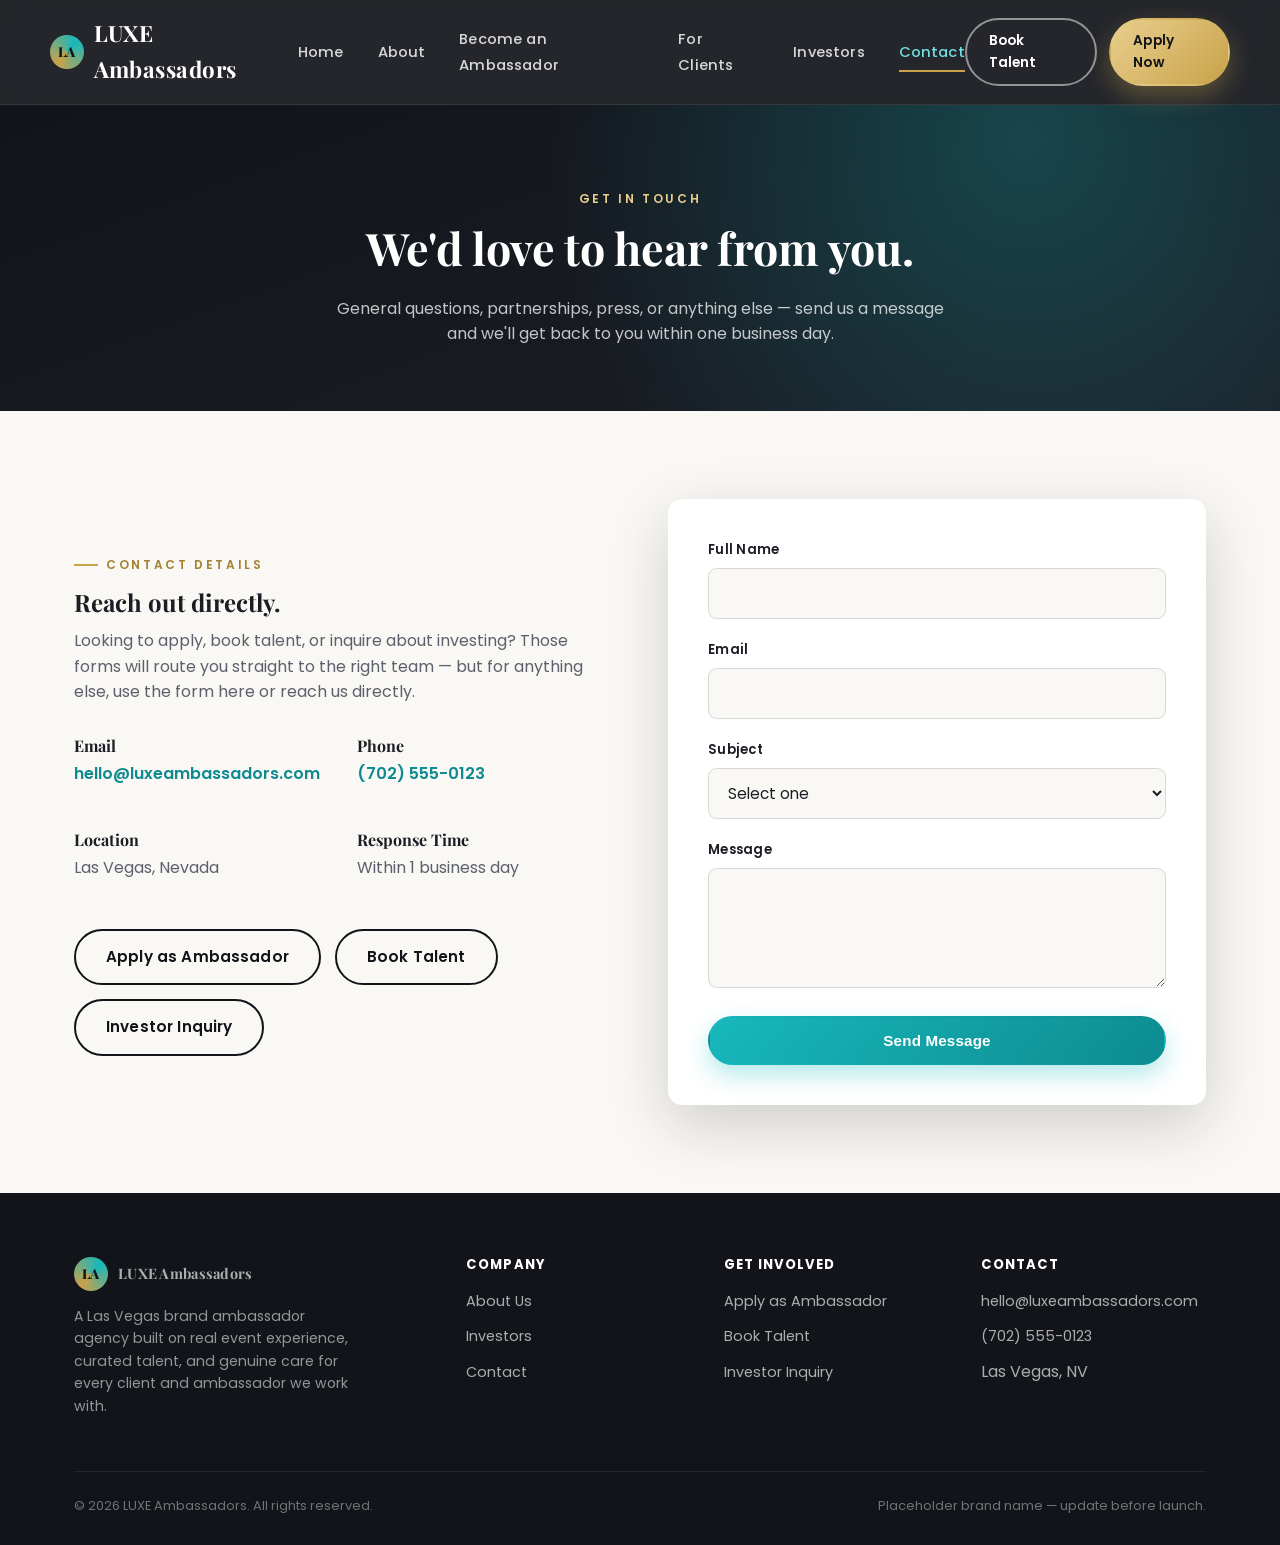
<file: contact.html>
<!DOCTYPE html>
<html lang="en">
<head>
<meta charset="UTF-8" />
<meta name="viewport" content="width=device-width, initial-scale=1.0" />
<title>Contact | LUXE Ambassadors</title>
<meta name="description" content="Get in touch with LUXE Ambassadors for general questions, partnership opportunities, or press inquiries." />
<link rel="preconnect" href="https://fonts.googleapis.com">
<link rel="preconnect" href="https://fonts.gstatic.com" crossorigin>
<link href="https://fonts.googleapis.com/css2?family=Playfair+Display:wght@600;700;800&family=Poppins:wght@400;500;600;700&display=swap" rel="stylesheet">
<link rel="stylesheet" href="css/style.css" />
</head>
<body>

<header class="site-header">
  <div class="container nav">
    <a href="index.html" class="brand"><span class="mark">LA</span> LUXE Ambassadors</a>
    <nav>
      <ul class="nav-links">
        <li><a href="index.html">Home</a></li>
        <li><a href="about.html">About</a></li>
        <li><a href="ambassadors.html">Become an Ambassador</a></li>
        <li><a href="clients.html">For Clients</a></li>
        <li><a href="investors.html">Investors</a></li>
        <li><a href="contact.html">Contact</a></li>
      </ul>
    </nav>
    <div class="nav-cta">
      <a href="clients.html" class="btn btn-outline">Book Talent</a>
      <a href="ambassadors.html#apply" class="btn btn-gold">Apply Now</a>
      <button class="nav-toggle" aria-label="Toggle menu" aria-expanded="false">&#9776;</button>
    </div>
  </div>
</header>

<section class="page-hero">
  <div class="container">
    <div class="eyebrow">Get In Touch</div>
    <h1>We'd love to hear from you.</h1>
    <p>General questions, partnerships, press, or anything else — send us a message and we'll get back to you within one business day.</p>
  </div>
</section>

<section>
  <div class="container">
    <div class="two-col">
      <div>
        <div class="eyebrow">Contact Details</div>
        <h2>Reach out directly.</h2>
        <p>Looking to apply, book talent, or inquire about investing? Those forms will route you straight to the right team — but for anything else, use the form here or reach us directly.</p>

        <div class="grid grid-2" style="margin-top:32px;">
          <div>
            <h4 style="margin-bottom:6px;">Email</h4>
            <p><a href="mailto:hello@luxeambassadors.com" style="color:var(--turquoise-dark); font-weight:600;">hello@luxeambassadors.com</a></p>
          </div>
          <div>
            <h4 style="margin-bottom:6px;">Phone</h4>
            <p><a href="tel:+17025550123" style="color:var(--turquoise-dark); font-weight:600;">(702) 555-0123</a></p>
          </div>
          <div>
            <h4 style="margin-bottom:6px;">Location</h4>
            <p>Las Vegas, Nevada</p>
          </div>
          <div>
            <h4 style="margin-bottom:6px;">Response Time</h4>
            <p>Within 1 business day</p>
          </div>
        </div>

        <div style="margin-top:32px; display:flex; gap:14px; flex-wrap:wrap;">
          <a href="ambassadors.html#apply" class="btn btn-outline-dark">Apply as Ambassador</a>
          <a href="clients.html#inquiry" class="btn btn-outline-dark">Book Talent</a>
          <a href="investors.html#inquiry" class="btn btn-outline-dark">Investor Inquiry</a>
        </div>
      </div>

      <div class="form-panel">
        <form action="https://formspree.io/f/mqpkqqjj" method="POST" data-ajax-form>
          <input type="hidden" name="form_type" value="General Contact" />

          <div class="field">
            <label for="ct-name">Full Name</label>
            <input type="text" id="ct-name" name="name" required />
          </div>

          <div class="field">
            <label for="ct-email">Email</label>
            <input type="email" id="ct-email" name="email" required />
          </div>

          <div class="field">
            <label for="ct-subject">Subject</label>
            <select id="ct-subject" name="subject">
              <option value="">Select one</option>
              <option>General Question</option>
              <option>Partnership</option>
              <option>Press / Media</option>
              <option>Other</option>
            </select>
          </div>

          <div class="field">
            <label for="ct-message">Message</label>
            <textarea id="ct-message" name="message" required></textarea>
          </div>

          <button type="submit" class="btn btn-primary btn-block">Send Message</button>
          <div class="form-status" role="status"></div>
        </form>
      </div>
    </div>
  </div>
</section>

<footer class="site-footer">
  <div class="container">
    <div class="footer-grid">
      <div class="footer-brand">
        <a href="index.html" class="brand" style="margin-bottom:14px; display:inline-flex;"><span class="mark">LA</span> LUXE Ambassadors</a>
        <p>A Las Vegas brand ambassador agency built on real event experience, curated talent, and genuine care for every client and ambassador we work with.</p>
      </div>
      <div>
        <h4>Company</h4>
        <ul>
          <li><a href="about.html">About Us</a></li>
          <li><a href="investors.html">Investors</a></li>
          <li><a href="contact.html">Contact</a></li>
        </ul>
      </div>
      <div>
        <h4>Get Involved</h4>
        <ul>
          <li><a href="ambassadors.html#apply">Apply as Ambassador</a></li>
          <li><a href="clients.html#inquiry">Book Talent</a></li>
          <li><a href="investors.html#inquiry">Investor Inquiry</a></li>
        </ul>
      </div>
      <div>
        <h4>Contact</h4>
        <ul>
          <li><a href="mailto:hello@luxeambassadors.com">hello@luxeambassadors.com</a></li>
          <li><a href="tel:+17025550123">(702) 555-0123</a></li>
          <li>Las Vegas, NV</li>
        </ul>
      </div>
    </div>
    <div class="footer-bottom">
      <span>&copy; <span class="current-year"></span> LUXE Ambassadors. All rights reserved.</span>
      <span>Placeholder brand name &mdash; update before launch.</span>
    </div>
  </div>
</footer>

<script src="js/main.js"></script>
</body>
</html>
</file>
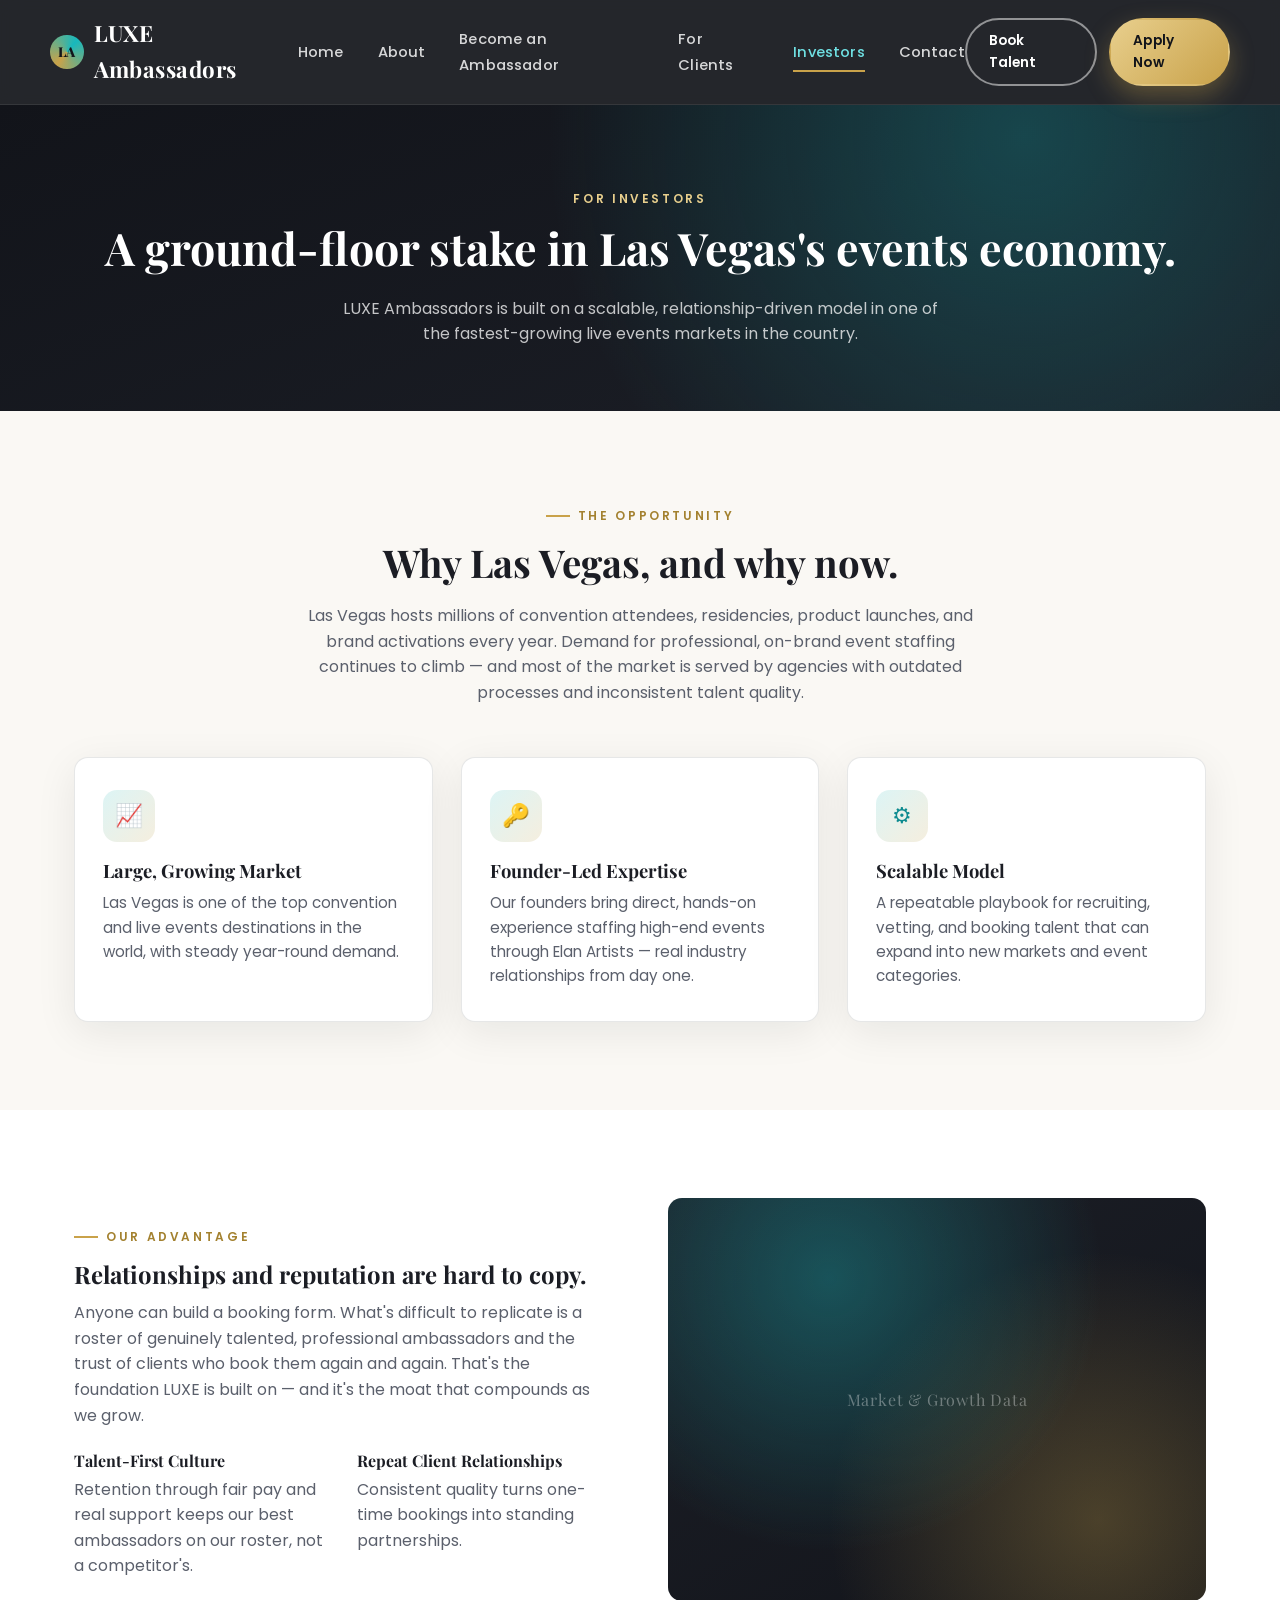
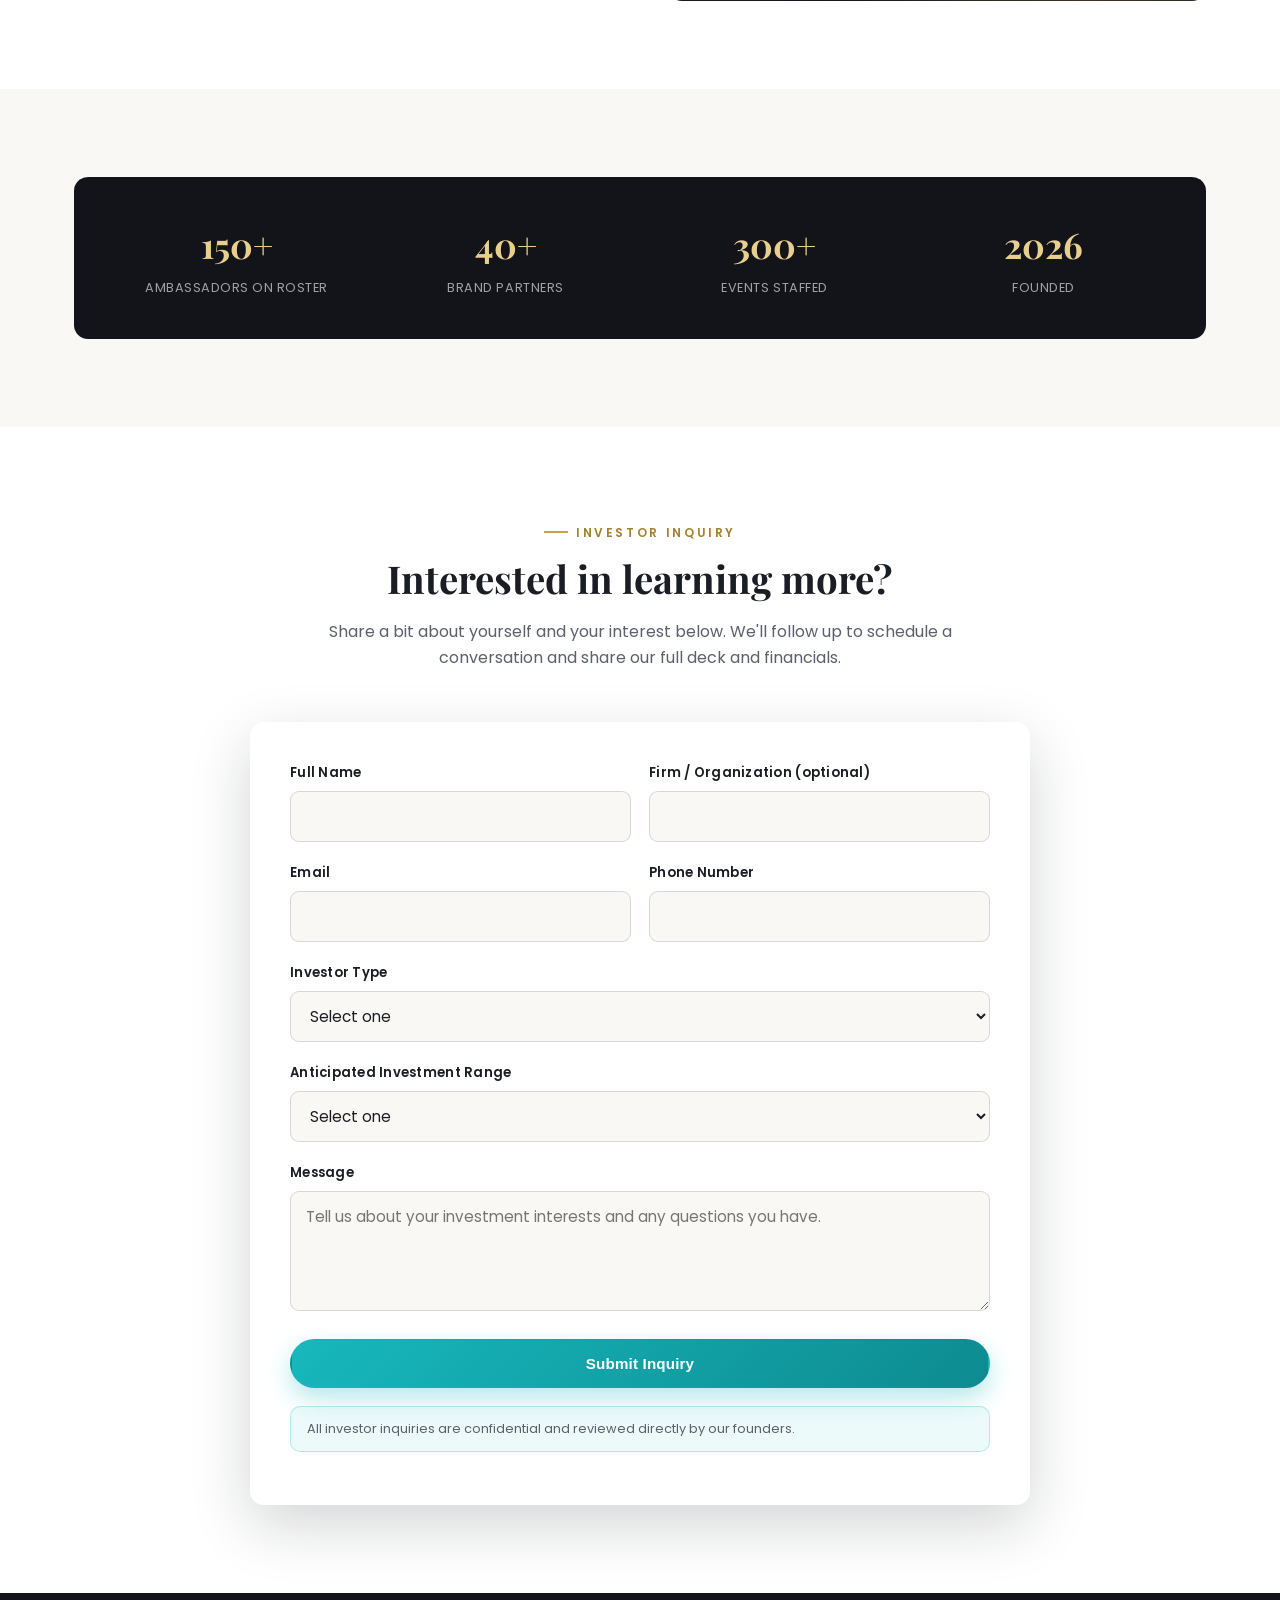
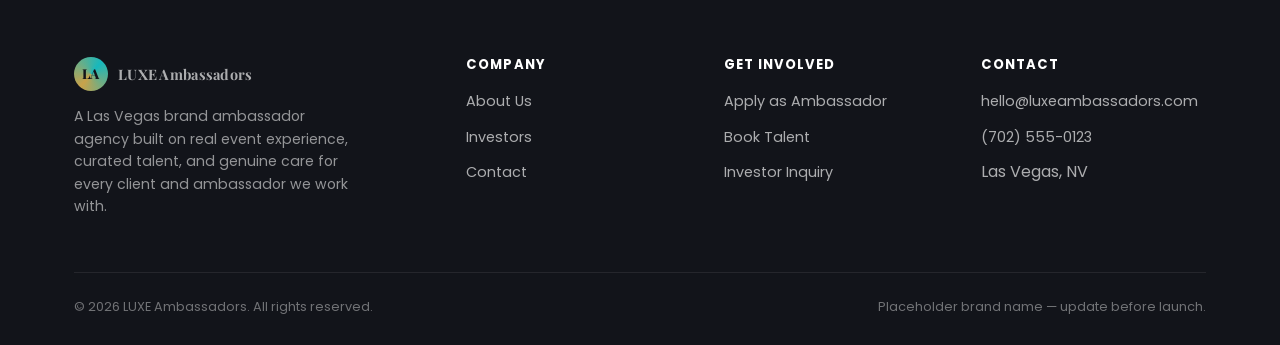
<file: investors.html>
<!DOCTYPE html>
<html lang="en">
<head>
<meta charset="UTF-8" />
<meta name="viewport" content="width=device-width, initial-scale=1.0" />
<title>Investors | LUXE Ambassadors</title>
<meta name="description" content="Explore investment opportunities with LUXE Ambassadors, a scalable Las Vegas brand ambassador agency built on relationships, reputation, and real industry experience." />
<link rel="preconnect" href="https://fonts.googleapis.com">
<link rel="preconnect" href="https://fonts.gstatic.com" crossorigin>
<link href="https://fonts.googleapis.com/css2?family=Playfair+Display:wght@600;700;800&family=Poppins:wght@400;500;600;700&display=swap" rel="stylesheet">
<link rel="stylesheet" href="css/style.css" />
</head>
<body>

<header class="site-header">
  <div class="container nav">
    <a href="index.html" class="brand"><span class="mark">LA</span> LUXE Ambassadors</a>
    <nav>
      <ul class="nav-links">
        <li><a href="index.html">Home</a></li>
        <li><a href="about.html">About</a></li>
        <li><a href="ambassadors.html">Become an Ambassador</a></li>
        <li><a href="clients.html">For Clients</a></li>
        <li><a href="investors.html">Investors</a></li>
        <li><a href="contact.html">Contact</a></li>
      </ul>
    </nav>
    <div class="nav-cta">
      <a href="clients.html" class="btn btn-outline">Book Talent</a>
      <a href="ambassadors.html#apply" class="btn btn-gold">Apply Now</a>
      <button class="nav-toggle" aria-label="Toggle menu" aria-expanded="false">&#9776;</button>
    </div>
  </div>
</header>

<section class="page-hero">
  <div class="container">
    <div class="eyebrow">For Investors</div>
    <h1>A ground-floor stake in Las Vegas's events economy.</h1>
    <p>LUXE Ambassadors is built on a scalable, relationship-driven model in one of the fastest-growing live events markets in the country.</p>
  </div>
</section>

<section>
  <div class="container">
    <div class="section-head">
      <div class="eyebrow" style="justify-content:center;">The Opportunity</div>
      <h2>Why Las Vegas, and why now.</h2>
      <p>Las Vegas hosts millions of convention attendees, residencies, product launches, and brand activations every year. Demand for professional, on-brand event staffing continues to climb — and most of the market is served by agencies with outdated processes and inconsistent talent quality.</p>
    </div>
    <div class="grid grid-3">
      <div class="card">
        <div class="icon-badge">&#128200;</div>
        <h3>Large, Growing Market</h3>
        <p>Las Vegas is one of the top convention and live events destinations in the world, with steady year-round demand.</p>
      </div>
      <div class="card">
        <div class="icon-badge">&#128273;</div>
        <h3>Founder-Led Expertise</h3>
        <p>Our founders bring direct, hands-on experience staffing high-end events through Elan Artists — real industry relationships from day one.</p>
      </div>
      <div class="card">
        <div class="icon-badge">&#9881;</div>
        <h3>Scalable Model</h3>
        <p>A repeatable playbook for recruiting, vetting, and booking talent that can expand into new markets and event categories.</p>
      </div>
    </div>
  </div>
</section>

<section class="section-alt">
  <div class="container">
    <div class="two-col">
      <div>
        <div class="eyebrow">Our Advantage</div>
        <h2>Relationships and reputation are hard to copy.</h2>
        <p>Anyone can build a booking form. What's difficult to replicate is a roster of genuinely talented, professional ambassadors and the trust of clients who book them again and again. That's the foundation LUXE is built on — and it's the moat that compounds as we grow.</p>
        <div class="grid grid-2" style="margin-top:24px;">
          <div>
            <h4 style="margin-bottom:6px;">Talent-First Culture</h4>
            <p style="margin-bottom:0;">Retention through fair pay and real support keeps our best ambassadors on our roster, not a competitor's.</p>
          </div>
          <div>
            <h4 style="margin-bottom:6px;">Repeat Client Relationships</h4>
            <p style="margin-bottom:0;">Consistent quality turns one-time bookings into standing partnerships.</p>
          </div>
        </div>
      </div>
      <div class="image-frame"><span>Market &amp; Growth Data</span></div>
    </div>
  </div>
</section>

<section>
  <div class="container">
    <div class="stat-strip">
      <div class="stat"><strong>150+</strong><span>Ambassadors on Roster</span></div>
      <div class="stat"><strong>40+</strong><span>Brand Partners</span></div>
      <div class="stat"><strong>300+</strong><span>Events Staffed</span></div>
      <div class="stat"><strong>2026</strong><span>Founded</span></div>
    </div>
  </div>
</section>

<section id="inquiry" class="section-alt">
  <div class="container">
    <div class="section-head">
      <div class="eyebrow" style="justify-content:center;">Investor Inquiry</div>
      <h2>Interested in learning more?</h2>
      <p>Share a bit about yourself and your interest below. We'll follow up to schedule a conversation and share our full deck and financials.</p>
    </div>

    <div class="form-panel" style="max-width:780px; margin:0 auto;">
      <form action="https://formspree.io/f/mqpkqqjj" method="POST" data-ajax-form>
        <input type="hidden" name="form_type" value="Investor Inquiry" />

        <div class="form-row">
          <div class="field">
            <label for="inv-name">Full Name</label>
            <input type="text" id="inv-name" name="name" required />
          </div>
          <div class="field">
            <label for="inv-firm">Firm / Organization (optional)</label>
            <input type="text" id="inv-firm" name="firm" />
          </div>
        </div>

        <div class="form-row">
          <div class="field">
            <label for="inv-email">Email</label>
            <input type="email" id="inv-email" name="email" required />
          </div>
          <div class="field">
            <label for="inv-phone">Phone Number</label>
            <input type="tel" id="inv-phone" name="phone" />
          </div>
        </div>

        <div class="field">
          <label for="inv-type">Investor Type</label>
          <select id="inv-type" name="investor_type">
            <option value="">Select one</option>
            <option>Angel Investor</option>
            <option>Venture Capital</option>
            <option>Private Equity</option>
            <option>Family Office</option>
            <option>Other</option>
          </select>
        </div>

        <div class="field">
          <label for="inv-range">Anticipated Investment Range</label>
          <select id="inv-range" name="investment_range">
            <option value="">Select one</option>
            <option>Under $25,000</option>
            <option>$25,000 – $100,000</option>
            <option>$100,000 – $500,000</option>
            <option>$500,000+</option>
            <option>Prefer to discuss</option>
          </select>
        </div>

        <div class="field">
          <label for="inv-message">Message</label>
          <textarea id="inv-message" name="message" placeholder="Tell us about your investment interests and any questions you have." required></textarea>
        </div>

        <button type="submit" class="btn btn-primary btn-block">Submit Inquiry</button>
        <p class="form-note">All investor inquiries are confidential and reviewed directly by our founders.</p>
        <div class="form-status" role="status"></div>
      </form>
    </div>
  </div>
</section>

<footer class="site-footer">
  <div class="container">
    <div class="footer-grid">
      <div class="footer-brand">
        <a href="index.html" class="brand" style="margin-bottom:14px; display:inline-flex;"><span class="mark">LA</span> LUXE Ambassadors</a>
        <p>A Las Vegas brand ambassador agency built on real event experience, curated talent, and genuine care for every client and ambassador we work with.</p>
      </div>
      <div>
        <h4>Company</h4>
        <ul>
          <li><a href="about.html">About Us</a></li>
          <li><a href="investors.html">Investors</a></li>
          <li><a href="contact.html">Contact</a></li>
        </ul>
      </div>
      <div>
        <h4>Get Involved</h4>
        <ul>
          <li><a href="ambassadors.html#apply">Apply as Ambassador</a></li>
          <li><a href="clients.html#inquiry">Book Talent</a></li>
          <li><a href="investors.html#inquiry">Investor Inquiry</a></li>
        </ul>
      </div>
      <div>
        <h4>Contact</h4>
        <ul>
          <li><a href="mailto:hello@luxeambassadors.com">hello@luxeambassadors.com</a></li>
          <li><a href="tel:+17025550123">(702) 555-0123</a></li>
          <li>Las Vegas, NV</li>
        </ul>
      </div>
    </div>
    <div class="footer-bottom">
      <span>&copy; <span class="current-year"></span> LUXE Ambassadors. All rights reserved.</span>
      <span>Placeholder brand name &mdash; update before launch.</span>
    </div>
  </div>
</footer>

<script src="js/main.js"></script>
</body>
</html>
</file>
<file: css/style.css>
/* =========================================================
   LUXE Ambassadors — Brand Stylesheet
   Modern Vegas glam: black / turquoise / gold / white
   ========================================================= */

:root {
  --black: #12141a;
  --black-soft: #1c1f27;
  --ivory: #faf8f4;
  --white: #ffffff;
  --turquoise: #17b8bd;
  --turquoise-dark: #0d8b90;
  --turquoise-light: #6fe0e3;
  --gold: #c9a24a;
  --gold-light: #e8cf8d;
  --gold-dark: #a3812f;
  --text: #1b1d24;
  --text-muted: #5b606c;
  --border: rgba(18, 20, 26, 0.1);

  --font-display: "Playfair Display", Georgia, serif;
  --font-body: "Poppins", -apple-system, BlinkMacSystemFont, "Segoe UI", sans-serif;

  --radius: 14px;
  --shadow-soft: 0 10px 40px rgba(18, 20, 26, 0.08);
  --shadow-strong: 0 20px 60px rgba(18, 20, 26, 0.18);
}

* { box-sizing: border-box; }

html { scroll-behavior: smooth; }

body {
  margin: 0;
  font-family: var(--font-body);
  color: var(--text);
  background: var(--ivory);
  line-height: 1.6;
  -webkit-font-smoothing: antialiased;
}

img { max-width: 100%; display: block; }

a { color: inherit; text-decoration: none; }

h1, h2, h3, h4 {
  font-family: var(--font-display);
  font-weight: 700;
  margin: 0 0 0.5em;
  line-height: 1.15;
}

p { margin: 0 0 1em; color: var(--text-muted); }

.container {
  width: 100%;
  max-width: 1180px;
  margin: 0 auto;
  padding: 0 24px;
}

.eyebrow {
  display: inline-flex;
  align-items: center;
  gap: 8px;
  font-family: var(--font-body);
  font-size: 0.75rem;
  letter-spacing: 0.22em;
  text-transform: uppercase;
  color: var(--gold-dark);
  font-weight: 600;
  margin-bottom: 14px;
}
.eyebrow::before {
  content: "";
  width: 24px;
  height: 2px;
  background: var(--gold);
}

/* ---------- Buttons ---------- */
.btn {
  display: inline-flex;
  align-items: center;
  justify-content: center;
  gap: 8px;
  padding: 14px 30px;
  border-radius: 999px;
  font-weight: 600;
  font-size: 0.95rem;
  letter-spacing: 0.01em;
  cursor: pointer;
  border: 2px solid transparent;
  transition: transform 0.2s ease, box-shadow 0.2s ease, background 0.2s ease, color 0.2s ease, border-color 0.2s ease;
}
.btn-primary {
  background: linear-gradient(135deg, var(--turquoise) 0%, var(--turquoise-dark) 100%);
  color: var(--white);
  box-shadow: 0 10px 24px rgba(23, 184, 189, 0.32);
}
.btn-primary:hover { transform: translateY(-2px); box-shadow: 0 14px 30px rgba(23, 184, 189, 0.4); }

.btn-gold {
  background: linear-gradient(135deg, var(--gold-light) 0%, var(--gold) 100%);
  color: var(--black);
  box-shadow: 0 10px 24px rgba(201, 162, 74, 0.35);
}
.btn-gold:hover { transform: translateY(-2px); box-shadow: 0 14px 30px rgba(201, 162, 74, 0.45); }

.btn-outline {
  background: transparent;
  border-color: rgba(255,255,255,0.5);
  color: var(--white);
}
.btn-outline:hover { border-color: var(--white); background: rgba(255,255,255,0.08); }

.btn-outline-dark {
  background: transparent;
  border-color: var(--black);
  color: var(--black);
}
.btn-outline-dark:hover { background: var(--black); color: var(--white); }

.btn-block { width: 100%; }

/* ---------- Header / Nav ---------- */
.site-header {
  position: sticky;
  top: 0;
  z-index: 100;
  background: rgba(18, 20, 26, 0.92);
  backdrop-filter: blur(10px);
  border-bottom: 1px solid rgba(255,255,255,0.08);
}
.nav {
  display: flex;
  align-items: center;
  justify-content: space-between;
  padding: 16px 0;
}
.brand {
  display: flex;
  align-items: center;
  gap: 10px;
  color: var(--white);
  font-family: var(--font-display);
  font-size: 1.4rem;
  font-weight: 700;
  letter-spacing: 0.02em;
}
.brand .mark {
  width: 34px;
  height: 34px;
  border-radius: 50%;
  background: conic-gradient(from 220deg, var(--gold), var(--turquoise), var(--gold));
  display: inline-flex;
  align-items: center;
  justify-content: center;
  color: var(--black);
  font-size: 0.85rem;
  font-weight: 800;
}
.nav-links {
  display: flex;
  align-items: center;
  gap: 34px;
  list-style: none;
  margin: 0;
  padding: 0;
}
.nav-links a {
  color: rgba(255,255,255,0.82);
  font-size: 0.92rem;
  font-weight: 500;
  letter-spacing: 0.01em;
  transition: color 0.2s ease;
  position: relative;
  padding: 4px 0;
}
.nav-links a:hover, .nav-links a.active { color: var(--turquoise-light); }
.nav-links a.active::after {
  content: "";
  position: absolute;
  left: 0; right: 0; bottom: -6px;
  height: 2px;
  background: var(--gold);
}
.nav-cta { display: flex; gap: 12px; align-items: center; }
.nav-cta .btn { padding: 10px 22px; font-size: 0.85rem; }

.nav-toggle {
  display: none;
  background: none;
  border: none;
  color: var(--white);
  font-size: 1.6rem;
  cursor: pointer;
}

@media (max-width: 900px) {
  .nav-links, .nav-cta .btn-outline { display: none; }
  .nav-toggle { display: block; }
  .nav-cta { gap: 8px; }
  .nav-cta .btn:not(.btn-outline) { padding: 9px 16px; font-size: 0.8rem; }

  .nav-links.open {
    display: flex;
    flex-direction: column;
    align-items: flex-start;
    gap: 4px;
    position: absolute;
    top: 100%;
    left: 0;
    right: 0;
    background: var(--black-soft);
    padding: 16px 24px 24px;
    border-bottom: 1px solid rgba(255,255,255,0.08);
  }
  .nav-links.open a { padding: 10px 0; width: 100%; }
}

@media (max-width: 420px) {
  .brand { font-size: 1.05rem; gap: 8px; white-space: nowrap; }
  .brand .mark { width: 28px; height: 28px; font-size: 0.7rem; }
  .nav-cta { gap: 6px; }
  .nav-cta .btn:not(.btn-outline) { padding: 8px 14px; font-size: 0.75rem; }
}

/* ---------- Hero ---------- */
.hero {
  position: relative;
  overflow: hidden;
  background:
    radial-gradient(circle at 15% 20%, rgba(23,184,189,0.35), transparent 45%),
    radial-gradient(circle at 85% 15%, rgba(201,162,74,0.3), transparent 40%),
    linear-gradient(160deg, var(--black) 0%, var(--black-soft) 55%, #23272f 100%);
  color: var(--white);
  padding: 120px 0 100px;
}
.hero::after {
  content: "";
  position: absolute;
  inset: 0;
  background-image: linear-gradient(rgba(255,255,255,0.035) 1px, transparent 1px), linear-gradient(90deg, rgba(255,255,255,0.035) 1px, transparent 1px);
  background-size: 44px 44px;
  pointer-events: none;
}
.hero .container { position: relative; z-index: 1; }
.hero-inner { max-width: 700px; }
.hero h1 {
  font-size: clamp(2.4rem, 5vw, 3.6rem);
  color: var(--white);
}
.hero h1 em {
  font-style: normal;
  background: linear-gradient(120deg, var(--turquoise-light), var(--gold-light));
  -webkit-background-clip: text;
  background-clip: text;
  color: transparent;
}
.hero p.lead {
  font-size: 1.15rem;
  color: rgba(255,255,255,0.78);
  max-width: 560px;
}
.hero-actions { display: flex; gap: 16px; flex-wrap: wrap; margin-top: 32px; }

.hero-stats {
  display: flex;
  gap: 40px;
  margin-top: 60px;
  flex-wrap: wrap;
}
.hero-stats .stat strong {
  display: block;
  font-family: var(--font-display);
  font-size: 2rem;
  color: var(--gold-light);
}
.hero-stats .stat span {
  font-size: 0.82rem;
  color: rgba(255,255,255,0.6);
  letter-spacing: 0.04em;
  text-transform: uppercase;
}

/* Small page hero (secondary pages) */
.page-hero {
  background:
    radial-gradient(circle at 80% 10%, rgba(23,184,189,0.28), transparent 45%),
    linear-gradient(160deg, var(--black) 0%, var(--black-soft) 100%);
  color: var(--white);
  padding: 80px 0 64px;
  text-align: center;
}
.page-hero .eyebrow { justify-content: center; color: var(--gold-light); }
.page-hero .eyebrow::before { display: none; }
.page-hero h1 { color: var(--white); font-size: clamp(2rem, 4vw, 2.8rem); }
.page-hero p { max-width: 620px; margin: 0 auto; color: rgba(255,255,255,0.75); }

/* ---------- Sections ---------- */
section { padding: 88px 0; }
.section-head { max-width: 680px; margin: 0 auto 52px; text-align: center; }
.section-head h2 { font-size: clamp(1.8rem, 3.4vw, 2.4rem); color: var(--text); }
.section-alt { background: var(--white); }
.section-dark {
  background: linear-gradient(165deg, var(--black) 0%, var(--black-soft) 100%);
  color: rgba(255,255,255,0.85);
}
.section-dark h2, .section-dark h3 { color: var(--white); }
.section-dark .section-head p { color: rgba(255,255,255,0.65); }
.section-dark p { color: rgba(255,255,255,0.65); }

/* ---------- Grids & Cards ---------- */
.grid { display: grid; gap: 28px; }
.grid-3 { grid-template-columns: repeat(3, 1fr); }
.grid-2 { grid-template-columns: repeat(2, 1fr); }
.grid-4 { grid-template-columns: repeat(4, 1fr); }
@media (max-width: 900px) {
  .grid-3, .grid-4 { grid-template-columns: repeat(2, 1fr); }
}
@media (max-width: 600px) {
  .grid-3, .grid-4, .grid-2 { grid-template-columns: 1fr; }
}

.card {
  background: var(--white);
  border-radius: var(--radius);
  padding: 32px 28px;
  box-shadow: var(--shadow-soft);
  border: 1px solid var(--border);
  transition: transform 0.25s ease, box-shadow 0.25s ease;
}
.card:hover { transform: translateY(-4px); box-shadow: var(--shadow-strong); }

.icon-badge {
  width: 52px;
  height: 52px;
  border-radius: 14px;
  display: inline-flex;
  align-items: center;
  justify-content: center;
  font-size: 1.4rem;
  margin-bottom: 18px;
  background: linear-gradient(135deg, rgba(23,184,189,0.15), rgba(201,162,74,0.18));
  color: var(--turquoise-dark);
}

.card h3 { font-size: 1.15rem; margin-bottom: 10px; }
.card p { margin-bottom: 0; font-size: 0.95rem; }

/* Value / stat strip */
.stat-strip {
  display: flex;
  justify-content: space-between;
  flex-wrap: wrap;
  gap: 24px;
  background: var(--black);
  color: var(--white);
  border-radius: var(--radius);
  padding: 40px;
}
.stat-strip .stat { flex: 1 1 140px; text-align: center; }
.stat-strip strong { display: block; font-family: var(--font-display); font-size: 2.2rem; color: var(--gold-light); }
.stat-strip span { font-size: 0.8rem; letter-spacing: 0.04em; text-transform: uppercase; color: rgba(255,255,255,0.6); }

/* Testimonials */
.testimonial {
  background: var(--white);
  border-radius: var(--radius);
  padding: 32px;
  box-shadow: var(--shadow-soft);
  border-left: 4px solid var(--gold);
}
.testimonial p { font-style: italic; color: var(--text); font-size: 1.02rem; }
.testimonial .who { display: flex; align-items: center; gap: 12px; margin-top: 18px; }
.testimonial .avatar {
  width: 42px; height: 42px; border-radius: 50%;
  background: linear-gradient(135deg, var(--turquoise), var(--gold));
  flex-shrink: 0;
}
.testimonial .who strong { display: block; font-size: 0.9rem; }
.testimonial .who span { font-size: 0.8rem; color: var(--text-muted); }

/* Steps / process */
.steps { counter-reset: step; }
.step {
  display: flex;
  gap: 20px;
  padding: 24px 0;
  border-bottom: 1px solid var(--border);
}
.step:last-child { border-bottom: none; }
.step .num {
  counter-increment: step;
  flex-shrink: 0;
  width: 44px; height: 44px;
  border-radius: 50%;
  border: 2px solid var(--gold);
  color: var(--gold-dark);
  display: flex; align-items: center; justify-content: center;
  font-family: var(--font-display);
  font-weight: 700;
}
.step .num::before { content: counter(step); }
.step h4 { margin-bottom: 6px; }
.step p { margin-bottom: 0; }

/* ---------- Forms ---------- */
.form-panel {
  background: var(--white);
  border-radius: var(--radius);
  padding: 40px;
  box-shadow: var(--shadow-strong);
}
.form-row { display: grid; grid-template-columns: 1fr 1fr; gap: 18px; }
@media (max-width: 600px) { .form-row { grid-template-columns: 1fr; } }

.field { margin-bottom: 20px; }
.field label {
  display: block;
  font-size: 0.82rem;
  font-weight: 600;
  letter-spacing: 0.02em;
  margin-bottom: 8px;
  color: var(--text);
}
.field .hint { font-size: 0.78rem; color: var(--text-muted); margin-top: 6px; }

input, select, textarea {
  width: 100%;
  padding: 13px 15px;
  border-radius: 9px;
  border: 1.5px solid rgba(18,20,26,0.14);
  background: var(--ivory);
  font-family: var(--font-body);
  font-size: 0.95rem;
  color: var(--text);
  transition: border-color 0.2s ease, box-shadow 0.2s ease;
}
input:focus, select:focus, textarea:focus {
  outline: none;
  border-color: var(--turquoise);
  box-shadow: 0 0 0 3px rgba(23,184,189,0.15);
}
textarea { resize: vertical; min-height: 120px; }

.checkbox-group { display: flex; flex-wrap: wrap; gap: 10px; }
.checkbox-pill {
  display: flex;
  align-items: center;
  gap: 8px;
  border: 1.5px solid rgba(18,20,26,0.14);
  border-radius: 999px;
  padding: 8px 16px;
  font-size: 0.85rem;
  cursor: pointer;
  background: var(--ivory);
}
.checkbox-pill input { width: auto; margin: 0; }

.form-note {
  font-size: 0.8rem;
  color: var(--text-muted);
  background: rgba(23,184,189,0.08);
  border: 1px solid rgba(23,184,189,0.25);
  border-radius: 10px;
  padding: 12px 16px;
  margin-top: 18px;
}

.form-status {
  display: none;
  margin-top: 16px;
  padding: 14px 16px;
  border-radius: 10px;
  font-size: 0.9rem;
  font-weight: 500;
}
.form-status.success { display: block; background: rgba(23,184,189,0.12); color: var(--turquoise-dark); border: 1px solid rgba(23,184,189,0.3); }
.form-status.error { display: block; background: rgba(201,64,74,0.1); color: #a3323f; border: 1px solid rgba(201,64,74,0.3); }

/* ---------- CTA banner ---------- */
.cta-banner {
  background: linear-gradient(120deg, var(--turquoise-dark), var(--turquoise) 55%, var(--gold) 130%);
  border-radius: 20px;
  padding: 56px 48px;
  color: var(--white);
  display: flex;
  align-items: center;
  justify-content: space-between;
  gap: 24px;
  flex-wrap: wrap;
}
.cta-banner h2 { color: var(--white); margin-bottom: 8px; }
.cta-banner p { color: rgba(255,255,255,0.9); margin-bottom: 0; }

/* ---------- Footer ---------- */
.site-footer {
  background: var(--black);
  color: rgba(255,255,255,0.65);
  padding: 64px 0 28px;
}
.footer-grid {
  display: grid;
  grid-template-columns: 1.6fr 1fr 1fr 1fr;
  gap: 32px;
  padding-bottom: 40px;
  border-bottom: 1px solid rgba(255,255,255,0.08);
}
@media (max-width: 800px) { .footer-grid { grid-template-columns: 1fr 1fr; } }
@media (max-width: 480px) { .footer-grid { grid-template-columns: 1fr; } }
.footer-grid h4 {
  color: var(--white);
  font-family: var(--font-body);
  font-size: 0.82rem;
  letter-spacing: 0.08em;
  text-transform: uppercase;
  margin-bottom: 16px;
}
.footer-grid ul { list-style: none; margin: 0; padding: 0; }
.footer-grid li { margin-bottom: 10px; }
.footer-grid a { font-size: 0.9rem; color: rgba(255,255,255,0.65); transition: color 0.2s ease; }
.footer-grid a:hover { color: var(--turquoise-light); }
.footer-brand p { font-size: 0.88rem; color: rgba(255,255,255,0.55); max-width: 280px; }
.footer-bottom {
  display: flex;
  justify-content: space-between;
  flex-wrap: wrap;
  gap: 12px;
  padding-top: 24px;
  font-size: 0.8rem;
  color: rgba(255,255,255,0.4);
}

/* ---------- Utility ---------- */
.text-center { text-align: center; }
.mt-0 { margin-top: 0; }
.badge {
  display: inline-block;
  padding: 6px 14px;
  border-radius: 999px;
  font-size: 0.75rem;
  font-weight: 600;
  letter-spacing: 0.03em;
  background: rgba(201,162,74,0.15);
  color: var(--gold-dark);
  margin-bottom: 8px;
}
.two-col {
  display: grid;
  grid-template-columns: 1fr 1fr;
  gap: 56px;
  align-items: center;
}
@media (max-width: 860px) { .two-col { grid-template-columns: 1fr; } }

.image-frame {
  border-radius: var(--radius);
  background: linear-gradient(150deg, var(--black-soft), var(--black));
  aspect-ratio: 4/3;
  position: relative;
  overflow: hidden;
  display: flex;
  align-items: center;
  justify-content: center;
  color: rgba(255,255,255,0.35);
  font-family: var(--font-display);
  font-size: 1rem;
  letter-spacing: 0.05em;
}
.image-frame::before {
  content: "";
  position: absolute;
  inset: 0;
  background: radial-gradient(circle at 30% 20%, rgba(23,184,189,0.35), transparent 55%), radial-gradient(circle at 80% 80%, rgba(201,162,74,0.3), transparent 50%);
}
.image-frame span { position: relative; z-index: 1; }

.divider-gold {
  width: 60px;
  height: 3px;
  background: linear-gradient(90deg, var(--gold), var(--turquoise));
  border-radius: 3px;
  margin: 0 auto 20px;
}
</file>
